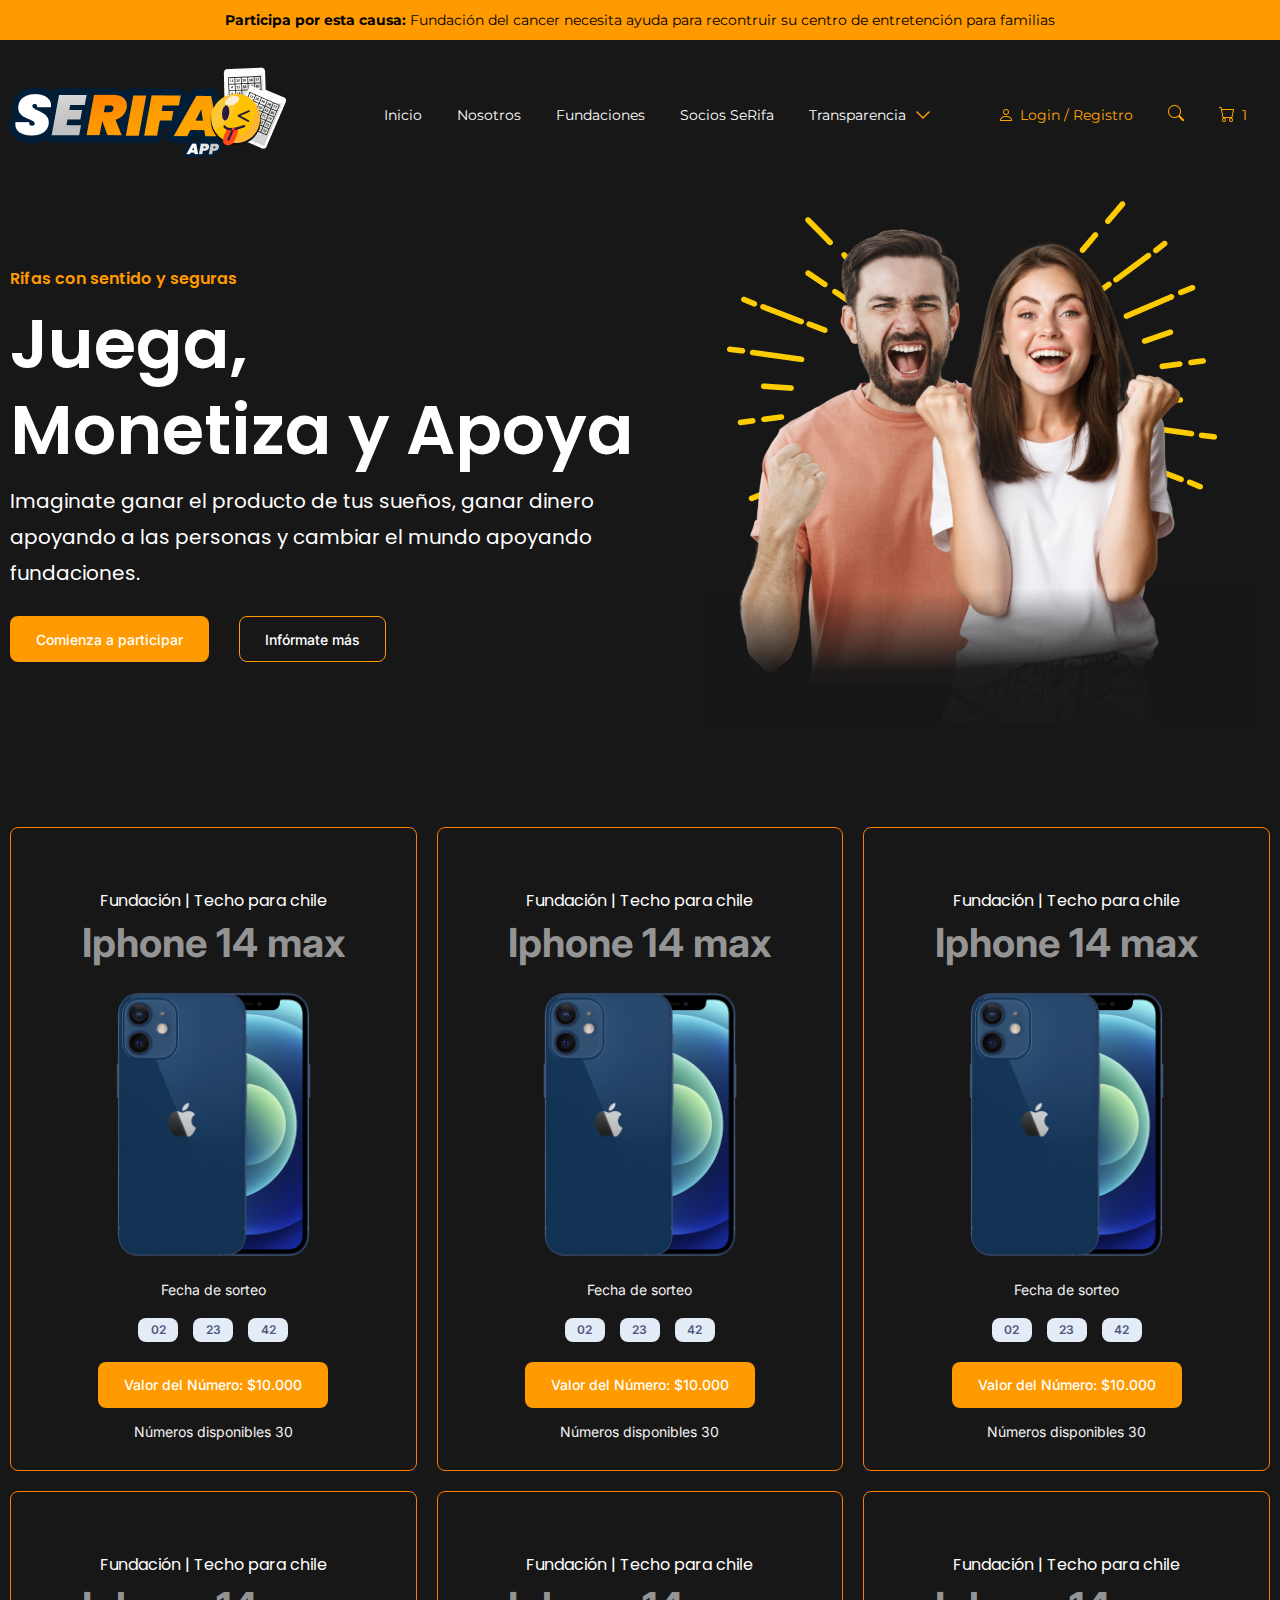
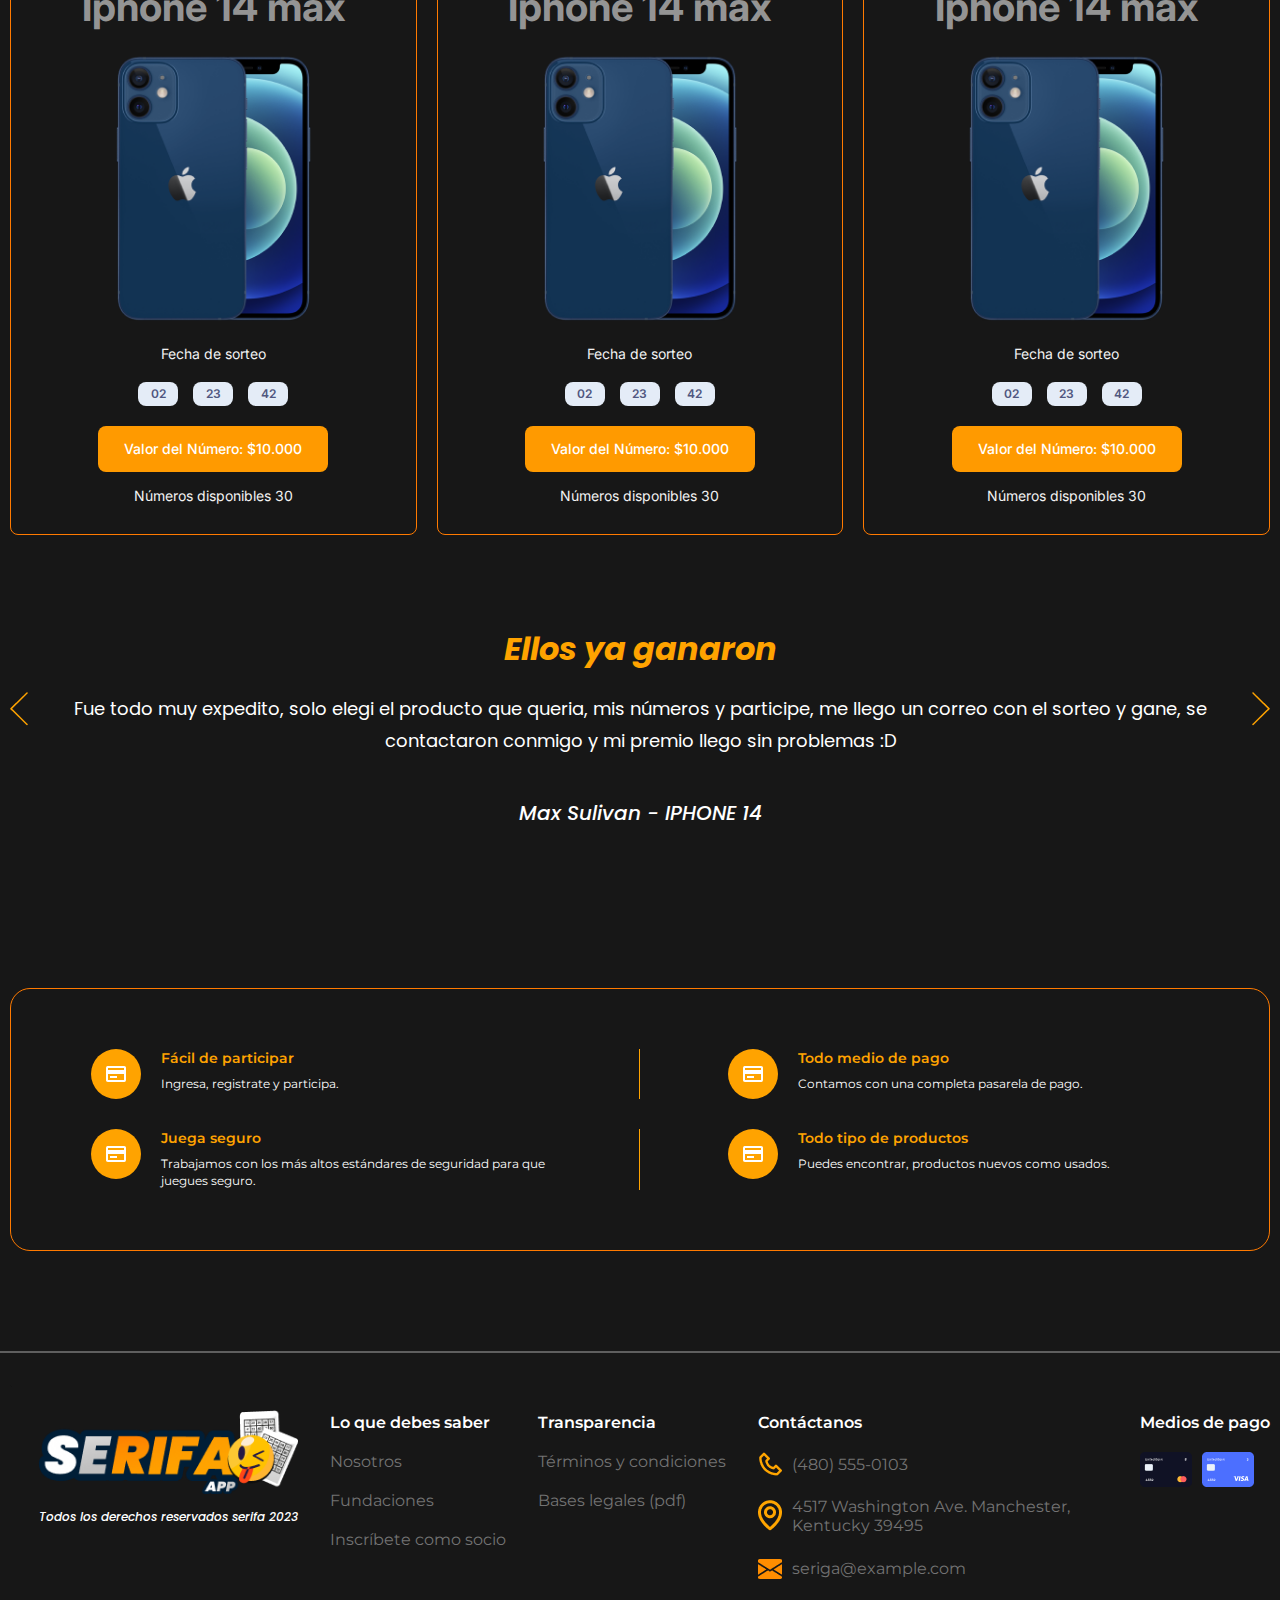
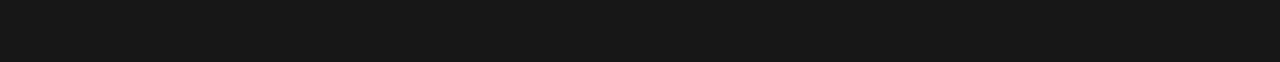
<file: index.html>
<!DOCTYPE html>
<html lang="en">
<head>
    <meta charset="UTF-8">
    <meta name="viewport" content="width=device-width, initial-scale=1.0">
    <title>Serifa</title>
    <link rel="stylesheet" href="css/components/styles.css">
</head>
<body>
    <header class="Header">
        <div class="Header__topbar">
            <div class="container">
                <div class="Header__topbar--text">
                    <p><strong>Participa por esta causa:</strong> Fundación del cancer necesita ayuda para recontruir su centro de entretención para familias </p>
                </div>
            </div>
        </div>
        <div class="Header__bottom">
            <div class="container">
                <div class="Header__bottom--container">
                    <div class="Header__bottom--logo">
                        <img src="./images/serifa-logo.png" alt="main-logo">
                    </div>
                    <div class="Header__bottom--navbar">
                        <ul>
                            <li><a href="/">Inicio</a></li>
                            <li><a href="/about.html">Nosotros</a></li>
                            <li><a href="/foundations.html">Fundaciones</a></li>
                            <li><a href="/bePartner.html">Socios SeRifa</a></li>
                            <li><a href="#">Transparencia <img src="./images/nav-arrow-down.png" alt=""></a></li>
                        </ul>
                    </div>
                    <div class="Header__bottom--actions">
                        <div class="Header__bottom--actions-action">
                            <a href="/login.html">
                                <img src="./images/profile-icon.png" alt="">
                                <span>Login / Registro</span>
                            </a>
                        </div>
                        <div class="Header__bottom--actions-action">
                            <img src="./images/search-icon.png" alt="">
                        </div>
                        <div class="Header__bottom--actions-action">
                            <a href="#">
                                <img src="./images/cart-icon.png" alt="">
                                <span>1</span>
                            </a>
                        </div>
                    </div>
                </div>
            </div>
        </div>
    </header>
    <div class="Content">
        <div class="Content__portada">
            <div class="container">
                <div class="Content__portada--container">
                    <div class="Content__portada--details">
                        <div class="Content__portada--details-slogan">
                            <p>Rifas con sentido y seguras</p>
                        </div>
                        <div class="Content__portada--details-title">
                            <h2>Juega, <br> Monetiza y Apoya</h2>
                        </div>
                        <div class="Content__portada--details-description">
                            <p>Imaginate ganar el producto de tus sueños, ganar dinero apoyando a las personas y cambiar el mundo apoyando fundaciones.</p>
                        </div>
                        <div class="Content__portada--details-buttons">
                            <button>Comienza a participar</button>
                            <button>Infórmate más</button>
                        </div>
                    </div>
                    <div class="Content__portada--banner">
                        <img src="./images/port-banner.png" alt="">
                    </div>
                </div>
            </div>
        </div>
        <div class="Content__raffles">
            <div class="container">
                <div class="Content__raffles--container">
                    <div class="Content__raffles--raffleCard">
                        <div class="Content__raffles--raffleCard-foundation">
                            <p>Fundación | Techo para chile</p>
                        </div>
                        <div class="Content__raffles--raffleCard-name">
                            <h4>Iphone 14 max</h4>
                        </div>
                        <div class="Content__raffles--raffleCard-image">
                            <img src="./images/raffle-image.png" alt="">
                        </div>
                        <div class="Content__raffles--raffleCard-date">
                            <p>Fecha de sorteo</p>
                        </div>
                        <div class="Content__raffles--raffleCard-numbers">
                            <div class="raffles__raffleCard--numbers-number">
                                <p>02</p>
                            </div>
                            <div class="raffles__raffleCard--numbers-number">
                                <p>23</p>
                            </div>
                            <div class="raffles__raffleCard--numbers-number">
                                <p>42</p>
                            </div>
                        </div>
                        <div class="Content__raffles--raffleCard-numAmount">
                            <p>Valor del Número: $10.000</p>
                        </div>
                        <div class="Content__raffles--raffleCard-availableNumbers">
                            <p>Números disponibles 30</p>
                        </div>
                    </div>
                    <div class="Content__raffles--raffleCard">
                        <div class="Content__raffles--raffleCard-foundation">
                            <p>Fundación | Techo para chile</p>
                        </div>
                        <div class="Content__raffles--raffleCard-name">
                            <h4>Iphone 14 max</h4>
                        </div>
                        <div class="Content__raffles--raffleCard-image">
                            <img src="./images/raffle-image.png" alt="">
                        </div>
                        <div class="Content__raffles--raffleCard-date">
                            <p>Fecha de sorteo</p>
                        </div>
                        <div class="Content__raffles--raffleCard-numbers">
                            <div class="raffles__raffleCard--numbers-number">
                                <p>02</p>
                            </div>
                            <div class="raffles__raffleCard--numbers-number">
                                <p>23</p>
                            </div>
                            <div class="raffles__raffleCard--numbers-number">
                                <p>42</p>
                            </div>
                        </div>
                        <div class="Content__raffles--raffleCard-numAmount">
                            <p>Valor del Número: $10.000</p>
                        </div>
                        <div class="Content__raffles--raffleCard-availableNumbers">
                            <p>Números disponibles 30</p>
                        </div>
                    </div>
                    <div class="Content__raffles--raffleCard">
                        <div class="Content__raffles--raffleCard-foundation">
                            <p>Fundación | Techo para chile</p>
                        </div>
                        <div class="Content__raffles--raffleCard-name">
                            <h4>Iphone 14 max</h4>
                        </div>
                        <div class="Content__raffles--raffleCard-image">
                            <img src="./images/raffle-image.png" alt="">
                        </div>
                        <div class="Content__raffles--raffleCard-date">
                            <p>Fecha de sorteo</p>
                        </div>
                        <div class="Content__raffles--raffleCard-numbers">
                            <div class="raffles__raffleCard--numbers-number">
                                <p>02</p>
                            </div>
                            <div class="raffles__raffleCard--numbers-number">
                                <p>23</p>
                            </div>
                            <div class="raffles__raffleCard--numbers-number">
                                <p>42</p>
                            </div>
                        </div>
                        <div class="Content__raffles--raffleCard-numAmount">
                            <p>Valor del Número: $10.000</p>
                        </div>
                        <div class="Content__raffles--raffleCard-availableNumbers">
                            <p>Números disponibles 30</p>
                        </div>
                    </div>
                    <div class="Content__raffles--raffleCard">
                        <div class="Content__raffles--raffleCard-foundation">
                            <p>Fundación | Techo para chile</p>
                        </div>
                        <div class="Content__raffles--raffleCard-name">
                            <h4>Iphone 14 max</h4>
                        </div>
                        <div class="Content__raffles--raffleCard-image">
                            <img src="./images/raffle-image.png" alt="">
                        </div>
                        <div class="Content__raffles--raffleCard-date">
                            <p>Fecha de sorteo</p>
                        </div>
                        <div class="Content__raffles--raffleCard-numbers">
                            <div class="raffles__raffleCard--numbers-number">
                                <p>02</p>
                            </div>
                            <div class="raffles__raffleCard--numbers-number">
                                <p>23</p>
                            </div>
                            <div class="raffles__raffleCard--numbers-number">
                                <p>42</p>
                            </div>
                        </div>
                        <div class="Content__raffles--raffleCard-numAmount">
                            <p>Valor del Número: $10.000</p>
                        </div>
                        <div class="Content__raffles--raffleCard-availableNumbers">
                            <p>Números disponibles 30</p>
                        </div>
                    </div>
                    <div class="Content__raffles--raffleCard">
                        <div class="Content__raffles--raffleCard-foundation">
                            <p>Fundación | Techo para chile</p>
                        </div>
                        <div class="Content__raffles--raffleCard-name">
                            <h4>Iphone 14 max</h4>
                        </div>
                        <div class="Content__raffles--raffleCard-image">
                            <img src="./images/raffle-image.png" alt="">
                        </div>
                        <div class="Content__raffles--raffleCard-date">
                            <p>Fecha de sorteo</p>
                        </div>
                        <div class="Content__raffles--raffleCard-numbers">
                            <div class="raffles__raffleCard--numbers-number">
                                <p>02</p>
                            </div>
                            <div class="raffles__raffleCard--numbers-number">
                                <p>23</p>
                            </div>
                            <div class="raffles__raffleCard--numbers-number">
                                <p>42</p>
                            </div>
                        </div>
                        <div class="Content__raffles--raffleCard-numAmount">
                            <p>Valor del Número: $10.000</p>
                        </div>
                        <div class="Content__raffles--raffleCard-availableNumbers">
                            <p>Números disponibles 30</p>
                        </div>
                    </div>
                    <div class="Content__raffles--raffleCard">
                        <div class="Content__raffles--raffleCard-foundation">
                            <p>Fundación | Techo para chile</p>
                        </div>
                        <div class="Content__raffles--raffleCard-name">
                            <h4>Iphone 14 max</h4>
                        </div>
                        <div class="Content__raffles--raffleCard-image">
                            <img src="./images/raffle-image.png" alt="">
                        </div>
                        <div class="Content__raffles--raffleCard-date">
                            <p>Fecha de sorteo</p>
                        </div>
                        <div class="Content__raffles--raffleCard-numbers">
                            <div class="raffles__raffleCard--numbers-number">
                                <p>02</p>
                            </div>
                            <div class="raffles__raffleCard--numbers-number">
                                <p>23</p>
                            </div>
                            <div class="raffles__raffleCard--numbers-number">
                                <p>42</p>
                            </div>
                        </div>
                        <div class="Content__raffles--raffleCard-numAmount">
                            <p>Valor del Número: $10.000</p>
                        </div>
                        <div class="Content__raffles--raffleCard-availableNumbers">
                            <p>Números disponibles 30</p>
                        </div>
                    </div>
                </div>
            </div>
        </div>
        <div class="Content__testimonials">
            <div class="container">
                <div class="Content__testimonials--container">
                    <div class="Content__testimonials--title">
                        <h2>Ellos ya ganaron</h2>
                    </div>
                    <div class="Content__testimonials--slider">
                        <div class="Content__testimonials--slide">
                            <div class="Content__testimonials--slide-text">
                                <p>Fue todo muy expedito, solo elegi el producto que queria, mis números y participe, me llego un correo con el sorteo y gane, se contactaron conmigo y mi premio llego sin problemas :D </p>
                            </div>
                            <div class="Content__testimonials--slide-name">
                                <h4>Max Sulivan - IPHONE 14</h4>
                            </div>
                        </div>
                    </div>
                    <div class="Content__testimonials--arrows">
                        <div class="Content__testimonials--arrows-leftArrow">
                            <img src="./images/left-arrow.png" alt="">
                        </div>
                        <div class="Content__testimonials--arrows-rightArrow">
                            <img src="./images/right-arrow.png" alt="">
                        </div>
                    </div>
                </div>
            </div>
        </div>
        <div class="Content__characteristics">
            <div class="container">
                <div class="Content__characteristics--container">
                    <div class="Content__characteristics--item">
                        <div class="Content__characteristics--icon">
                            <img src="./images/credit-card-icon.png" alt="">
                        </div>
                        <div class="Content__characteristics--details">
                            <div class="Content__characteristics--details-title">
                                <h4>Fácil de participar</h4>
                            </div>
                            <div class="Content__characteristics--details-description">
                                <p>Ingresa, registrate y participa.</p>
                            </div>
                        </div>
                    </div>
                    <div class="Content__characteristics--item">
                        <div class="Content__characteristics--icon">
                            <img src="./images/credit-card-icon.png" alt="">
                        </div>
                        <div class="Content__characteristics--details">
                            <div class="Content__characteristics--details-title">
                                <h4>Todo medio de pago</h4>
                            </div>
                            <div class="Content__characteristics--details-description">
                                <p>Contamos con una completa pasarela de pago.</p>
                            </div>
                        </div>
                    </div>
                    <div class="Content__characteristics--item">
                        <div class="Content__characteristics--icon">
                            <img src="./images/credit-card-icon.png" alt="">
                        </div>
                        <div class="Content__characteristics--details">
                            <div class="Content__characteristics--details-title">
                                <h4>Juega seguro</h4>
                            </div>
                            <div class="Content__characteristics--details-description">
                                <p>Trabajamos con los más altos estándares de seguridad para que juegues seguro.</p>
                            </div>
                        </div>
                    </div>
                    <div class="Content__characteristics--item">
                        <div class="Content__characteristics--icon">
                            <img src="./images/credit-card-icon.png" alt="">
                        </div>
                        <div class="Content__characteristics--details">
                            <div class="Content__characteristics--details-title">
                                <h4>Todo tipo de productos</h4>
                            </div>
                            <div class="Content__characteristics--details-description">
                                <p>Puedes encontrar, productos nuevos como usados.</p>
                            </div>
                        </div>
                    </div>
                </div>
            </div>
        </div>
    </div>
    <footer class="Footer">
        <div class="container">
            <div class="Footer__container">
                <div class="Footer__logo">
                    <img src="./images/serifa-logo.png" alt="">
                    <p>Todos los derechos reservados serifa 2023</p>
                </div>
                <div class="Footer__item">
                    <h4>Lo que debes saber</h4>
                    <ul>
                        <li><a href="#">Nosotros</a></li>
                        <li><a href="#">Fundaciones</a></li>
                        <li><a href="#">Inscríbete como socio</a></li>
                    </ul>
                </div>
                <div class="Footer__item">
                    <h4>Transparencia</h4>
                    <ul>
                        <li><a href="#">Términos y condiciones</a></li>
                        <li><a href="#">Bases legales (pdf)</a></li>
                    </ul>
                </div>
                <div class="Footer__item">
                    <h4>Contáctanos</h4>
                    <ul>
                        <li><a href="tel:+564805550103"><img src="./images/phone-icon.png" alt=""> (480) 555-0103</a></li>
                        <li><a href="#"><img src="./images/address-icon.png" alt=""> 4517 Washington Ave. Manchester, Kentucky 39495</a></li>
                        <li><a href="mailto:seriga@example.com"><img src="./images/envelope-icon.png" alt=""> seriga@example.com</a></li>
                    </ul>
                </div>
                <div class="Footer__item">
                    <h4>Medios de pago</h4>
                    <ul>
                        <li><img src="./images/mastercard.png" alt=""></li>
                        <li><img src="./images/visa.png" alt=""></li>
                    </ul>
                </div>
            </div>
        </div>
    </footer>
</body>
</html>
</file>
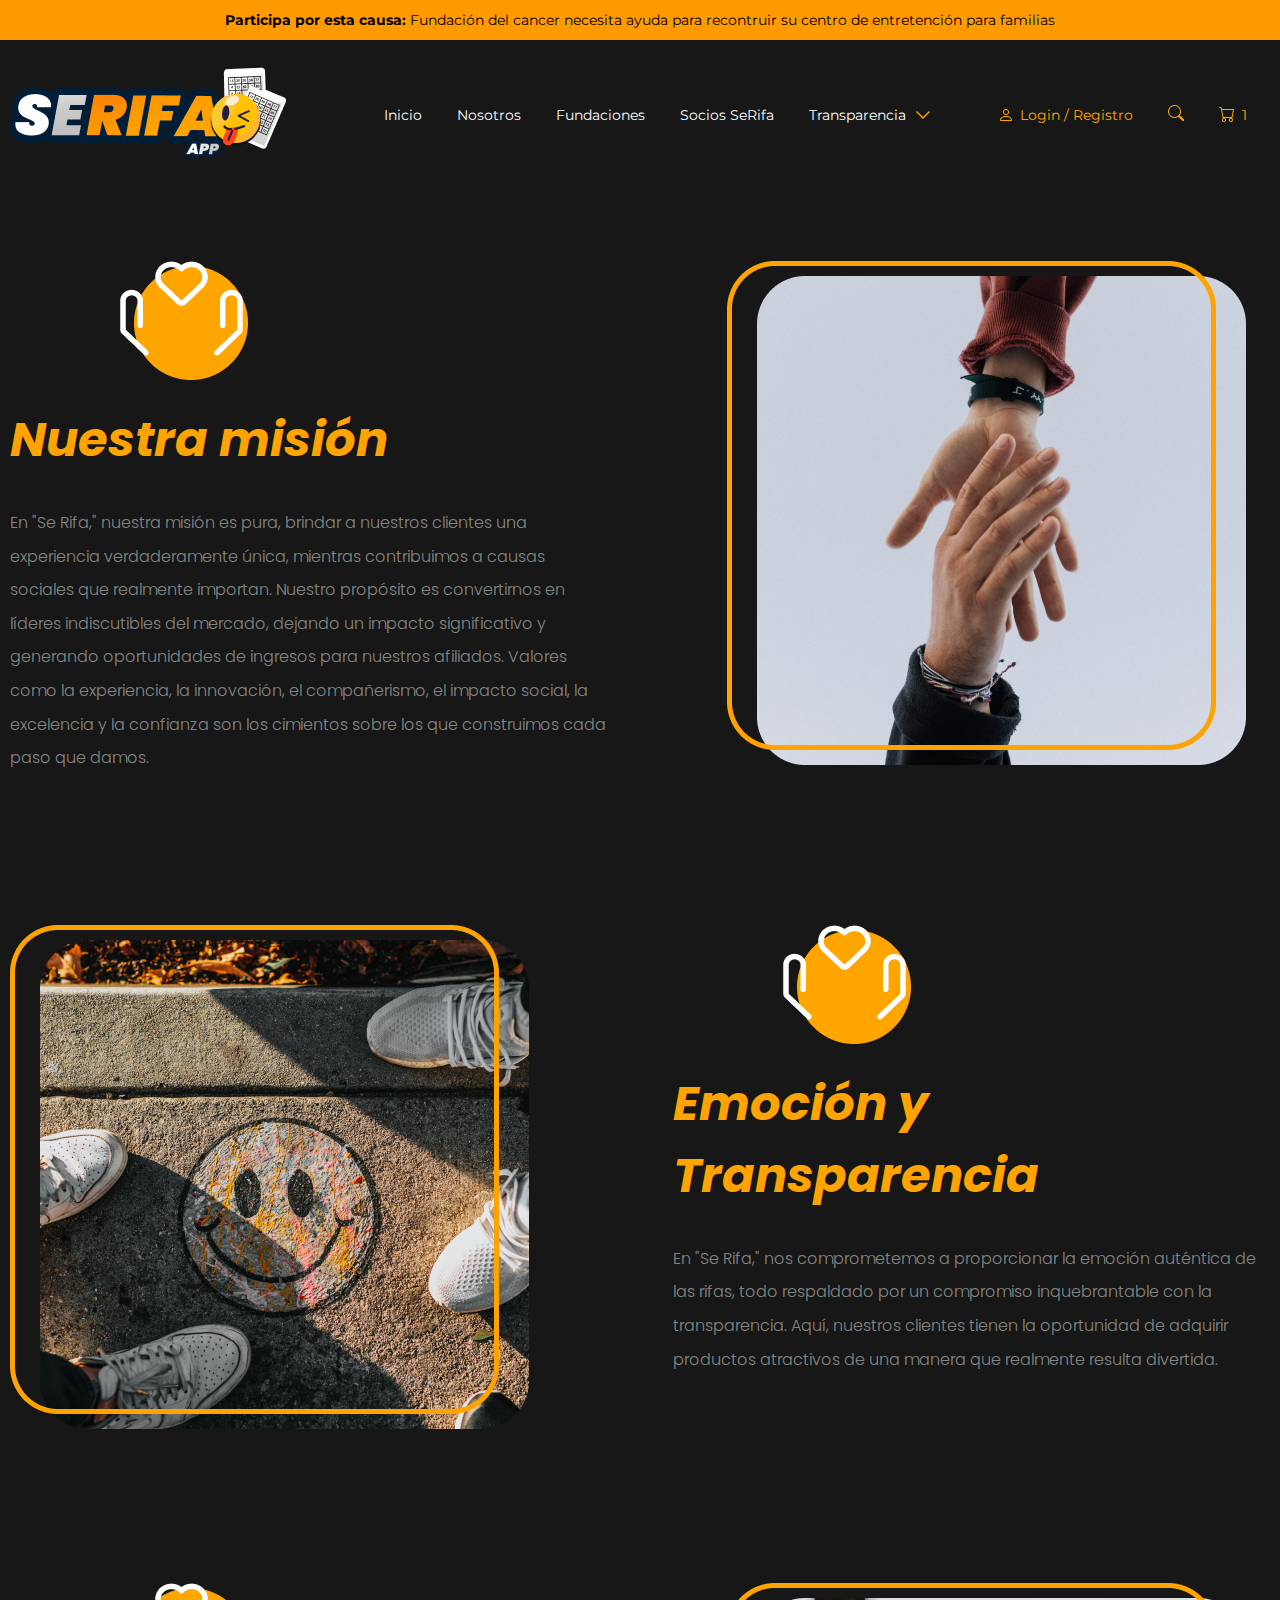
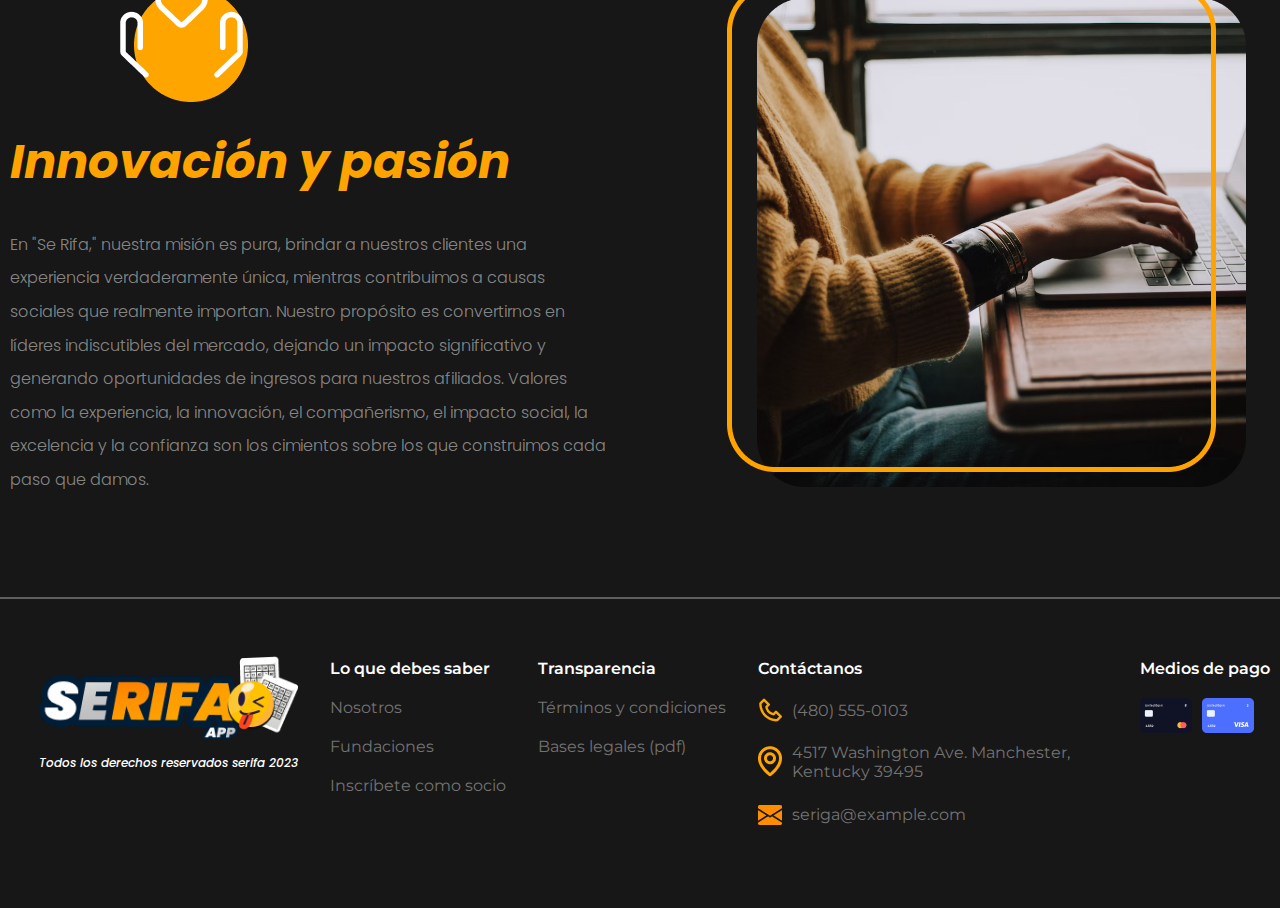
<file: about.html>
<!DOCTYPE html>
<html lang="en">
<head>
    <meta charset="UTF-8">
    <meta name="viewport" content="width=device-width, initial-scale=1.0">
    <title>Serifa</title>
    <link rel="stylesheet" href="css/components/styles.css">
</head>
<body>
    <header class="Header">
        <div class="Header__topbar">
            <div class="container">
                <div class="Header__topbar--text">
                    <p><strong>Participa por esta causa:</strong> Fundación del cancer necesita ayuda para recontruir su centro de entretención para familias </p>
                </div>
            </div>
        </div>
        <div class="Header__bottom">
            <div class="container">
                <div class="Header__bottom--container">
                    <div class="Header__bottom--logo">
                        <img src="./images/serifa-logo.png" alt="main-logo">
                    </div>
                    <div class="Header__bottom--navbar">
                        <ul>
                            <li><a href="/">Inicio</a></li>
                            <li><a href="/about.html">Nosotros</a></li>
                            <li><a href="/foundations.html">Fundaciones</a></li>
                            <li><a href="/bePartner.html">Socios SeRifa</a></li>
                            <li><a href="#">Transparencia <img src="./images/nav-arrow-down.png" alt=""></a></li>
                        </ul>
                    </div>
                    <div class="Header__bottom--actions">
                        <div class="Header__bottom--actions-action">
                            <a href="/login.html">
                                <img src="./images/profile-icon.png" alt="">
                                <span>Login / Registro</span>
                            </a>
                        </div>
                        <div class="Header__bottom--actions-action">
                            <img src="./images/search-icon.png" alt="">
                        </div>
                        <div class="Header__bottom--actions-action">
                            <a href="#">
                                <img src="./images/cart-icon.png" alt="">
                                <span>1</span>
                            </a>
                        </div>
                    </div>
                </div>
            </div>
        </div>
    </header>
    <div class="Content">
        <div class="Content__about">
            <div class="container">
                <div class="Content__about--container">
                    <div class="Content__about--item">
                        <div class="Content__about--item-details">
                            <div class="about__item--details-icon">
                                <img src="./images/about-icon.png" alt="">
                            </div>
                            <div class="about__item--details-title">
                                <h2>Nuestra misión</h2>
                            </div>
                            <div class="about__item--details-description">
                                <p>En "Se Rifa," nuestra misión es pura, brindar a nuestros clientes una experiencia verdaderamente única, mientras contribuimos a causas sociales que realmente importan. Nuestro propósito es convertirnos en líderes indiscutibles del mercado, dejando un impacto significativo y generando oportunidades de ingresos para nuestros afiliados. Valores como la experiencia, la innovación, el compañerismo, el impacto social, la excelencia y la confianza son los cimientos sobre los que construimos cada paso que damos.</p>
                            </div>
                        </div>
                        <div class="Content__about--item-banner">
                            <img src="./images/our-mission-banner.png" alt="">
                        </div>
                    </div>
                    <div class="Content__about--item">
                        <div class="Content__about--item-banner">
                            <img src="./images/emotion-transparency.png" alt="">
                        </div>
                        <div class="Content__about--item-details">
                            <div class="about__item--details-icon">
                                <img src="./images/about-icon.png" alt="">
                            </div>
                            <div class="about__item--details-title">
                                <h2>Emoción y Transparencia</h2>
                            </div>
                            <div class="about__item--details-description">
                                <p>En "Se Rifa," nos comprometemos a proporcionar la emoción auténtica de las rifas, todo respaldado por un compromiso inquebrantable con la transparencia. Aquí, nuestros clientes tienen la oportunidad de adquirir productos atractivos de una manera que realmente resulta divertida.</p>
                            </div>
                        </div>
                    </div>
                    <div class="Content__about--item">
                        <div class="Content__about--item-details">
                            <div class="about__item--details-icon">
                                <img src="./images/about-icon.png" alt="">
                            </div>
                            <div class="about__item--details-title">
                                <h2>Innovación y pasión</h2>
                            </div>
                            <div class="about__item--details-description">
                                <p>En "Se Rifa," nuestra misión es pura, brindar a nuestros clientes una experiencia verdaderamente única, mientras contribuimos a causas sociales que realmente importan. Nuestro propósito es convertirnos en líderes indiscutibles del mercado, dejando un impacto significativo y generando oportunidades de ingresos para nuestros afiliados. Valores como la experiencia, la innovación, el compañerismo, el impacto social, la excelencia y la confianza son los cimientos sobre los que construimos cada paso que damos.</p>
                            </div>
                        </div>
                        <div class="Content__about--item-banner">
                            <img src="./images/innovation-pasion.png" alt="">
                        </div>
                    </div>
                </div>
            </div>
        </div>
    </div>
    <footer class="Footer">
        <div class="container">
            <div class="Footer__container">
                <div class="Footer__logo">
                    <img src="./images/serifa-logo.png" alt="">
                    <p>Todos los derechos reservados serifa 2023</p>
                </div>
                <div class="Footer__item">
                    <h4>Lo que debes saber</h4>
                    <ul>
                        <li><a href="#">Nosotros</a></li>
                        <li><a href="#">Fundaciones</a></li>
                        <li><a href="#">Inscríbete como socio</a></li>
                    </ul>
                </div>
                <div class="Footer__item">
                    <h4>Transparencia</h4>
                    <ul>
                        <li><a href="#">Términos y condiciones</a></li>
                        <li><a href="#">Bases legales (pdf)</a></li>
                    </ul>
                </div>
                <div class="Footer__item">
                    <h4>Contáctanos</h4>
                    <ul>
                        <li><a href="tel:+564805550103"><img src="./images/phone-icon.png" alt=""> (480) 555-0103</a></li>
                        <li><a href="#"><img src="./images/address-icon.png" alt=""> 4517 Washington Ave. Manchester, Kentucky 39495</a></li>
                        <li><a href="mailto:seriga@example.com"><img src="./images/envelope-icon.png" alt=""> seriga@example.com</a></li>
                    </ul>
                </div>
                <div class="Footer__item">
                    <h4>Medios de pago</h4>
                    <ul>
                        <li><img src="./images/mastercard.png" alt=""></li>
                        <li><img src="./images/visa.png" alt=""></li>
                    </ul>
                </div>
            </div>
        </div>
    </footer>
</body>
</html>
</file>
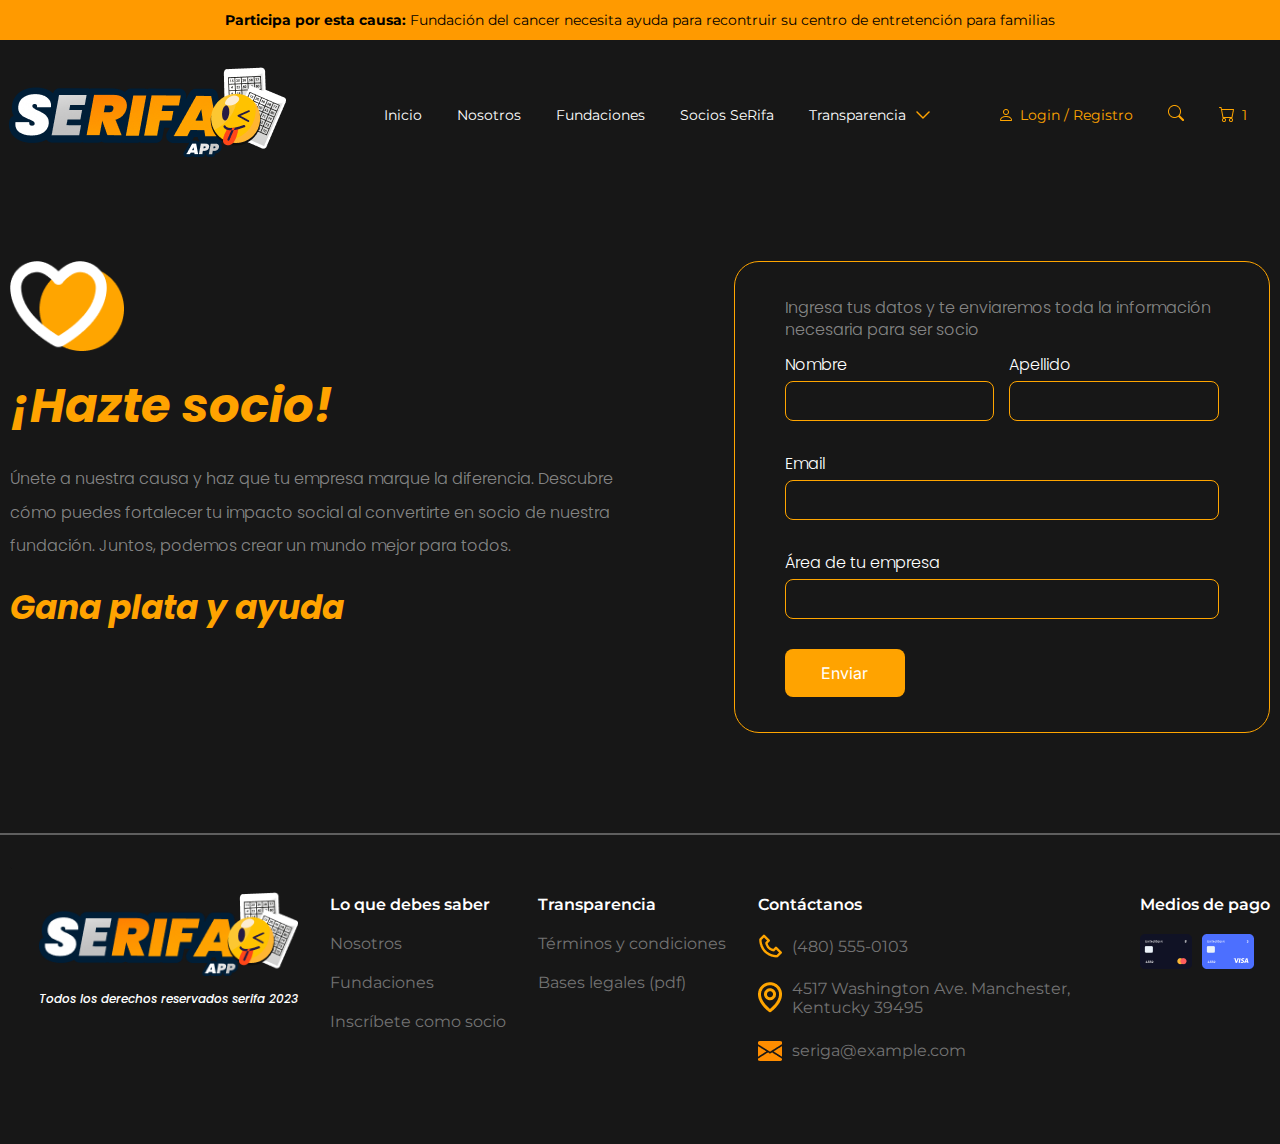
<file: bePartner.html>
<!DOCTYPE html>
<html lang="en">
<head>
    <meta charset="UTF-8">
    <meta name="viewport" content="width=device-width, initial-scale=1.0">
    <title>Serifa</title>
    <link rel="stylesheet" href="css/components/styles.css">
</head>
<body>
    <header class="Header">
        <div class="Header__topbar">
            <div class="container">
                <div class="Header__topbar--text">
                    <p><strong>Participa por esta causa:</strong> Fundación del cancer necesita ayuda para recontruir su centro de entretención para familias </p>
                </div>
            </div>
        </div>
        <div class="Header__bottom">
            <div class="container">
                <div class="Header__bottom--container">
                    <div class="Header__bottom--logo">
                        <img src="./images/serifa-logo.png" alt="main-logo">
                    </div>
                    <div class="Header__bottom--navbar">
                        <ul>
                            <li><a href="/">Inicio</a></li>
                            <li><a href="/about.html">Nosotros</a></li>
                            <li><a href="/foundations.html">Fundaciones</a></li>
                            <li><a href="/bePartner.html">Socios SeRifa</a></li>
                            <li><a href="#">Transparencia <img src="./images/nav-arrow-down.png" alt=""></a></li>
                        </ul>
                    </div>
                    <div class="Header__bottom--actions">
                        <div class="Header__bottom--actions-action">
                            <a href="/login.html">
                                <img src="./images/profile-icon.png" alt="">
                                <span>Login / Registro</span>
                            </a>
                        </div>
                        <div class="Header__bottom--actions-action">
                            <img src="./images/search-icon.png" alt="">
                        </div>
                        <div class="Header__bottom--actions-action">
                            <a href="#">
                                <img src="./images/cart-icon.png" alt="">
                                <span>1</span>
                            </a>
                        </div>
                    </div>
                </div>
            </div>
        </div>
    </header>
    <div class="Content">
        <div class="Content__bePartner">
            <div class="container">
                <div class="Content__bePartner--container">
                    <div class="Content__bePartner--left">
                        <div class="Content__bePartner--icon">
                            <img src="./images/heart-circle.png" alt="">
                        </div>
                        <div class="Content__bePartner--title">
                            <h2>¡Hazte socio!</h2>
                        </div>
                        <div class="Content__bePartner--description">
                            <p>Únete a nuestra causa y haz que tu empresa marque la diferencia. Descubre cómo puedes fortalecer tu impacto social al convertirte en socio de nuestra fundación. Juntos, podemos crear un mundo mejor para todos.</p>
                        </div>
                        <div class="Content__bePartner--slogan">
                            <h4>Gana plata y ayuda</h4>
                        </div>
                    </div>
                    <div class="Content__bePartner--form">
                        <form action="">
                            <div class="Content__bePartner--form-text">
                                <p>Ingresa tus datos  y te enviaremos toda la información necesaria para ser socio</p>
                            </div>
                            <div class="Content__bePartner--form-inputField">
                                <div class="Content__bePartner--form-inputContainer">
                                    <label for="name">Nombre</label>
                                    <input type="text" name="name" id="name">
                                </div>
                                <div class="Content__bePartner--form-inputContainer">
                                    <label for="lastName">Apellido</label>
                                    <input type="text" name="lastName" id="lastName">
                                </div>
                            </div>
                            <div class="Content__bePartner--form-inputContainer">
                                <label for="email">Email</label>
                                <input type="email" name="email" id="email">
                            </div>
                            <div class="Content__bePartner--form-inputContainer">
                                <label for="bussinesArea">Área de tu empresa</label>
                                <input type="text" name="bussinesArea" id="bussinesArea">
                            </div>
                            <div class="Content__bePartner--form-button">
                                <button>Enviar</button>
                            </div>
                        </form>
                    </div>
                </div>
            </div>
        </div>
    </div>
    <footer class="Footer">
        <div class="container">
            <div class="Footer__container">
                <div class="Footer__logo">
                    <img src="./images/serifa-logo.png" alt="">
                    <p>Todos los derechos reservados serifa 2023</p>
                </div>
                <div class="Footer__item">
                    <h4>Lo que debes saber</h4>
                    <ul>
                        <li><a href="#">Nosotros</a></li>
                        <li><a href="#">Fundaciones</a></li>
                        <li><a href="#">Inscríbete como socio</a></li>
                    </ul>
                </div>
                <div class="Footer__item">
                    <h4>Transparencia</h4>
                    <ul>
                        <li><a href="#">Términos y condiciones</a></li>
                        <li><a href="#">Bases legales (pdf)</a></li>
                    </ul>
                </div>
                <div class="Footer__item">
                    <h4>Contáctanos</h4>
                    <ul>
                        <li><a href="tel:+564805550103"><img src="./images/phone-icon.png" alt=""> (480) 555-0103</a></li>
                        <li><a href="#"><img src="./images/address-icon.png" alt=""> 4517 Washington Ave. Manchester, Kentucky 39495</a></li>
                        <li><a href="mailto:seriga@example.com"><img src="./images/envelope-icon.png" alt=""> seriga@example.com</a></li>
                    </ul>
                </div>
                <div class="Footer__item">
                    <h4>Medios de pago</h4>
                    <ul>
                        <li><img src="./images/mastercard.png" alt=""></li>
                        <li><img src="./images/visa.png" alt=""></li>
                    </ul>
                </div>
            </div>
        </div>
    </footer>
</body>
</html>
</file>
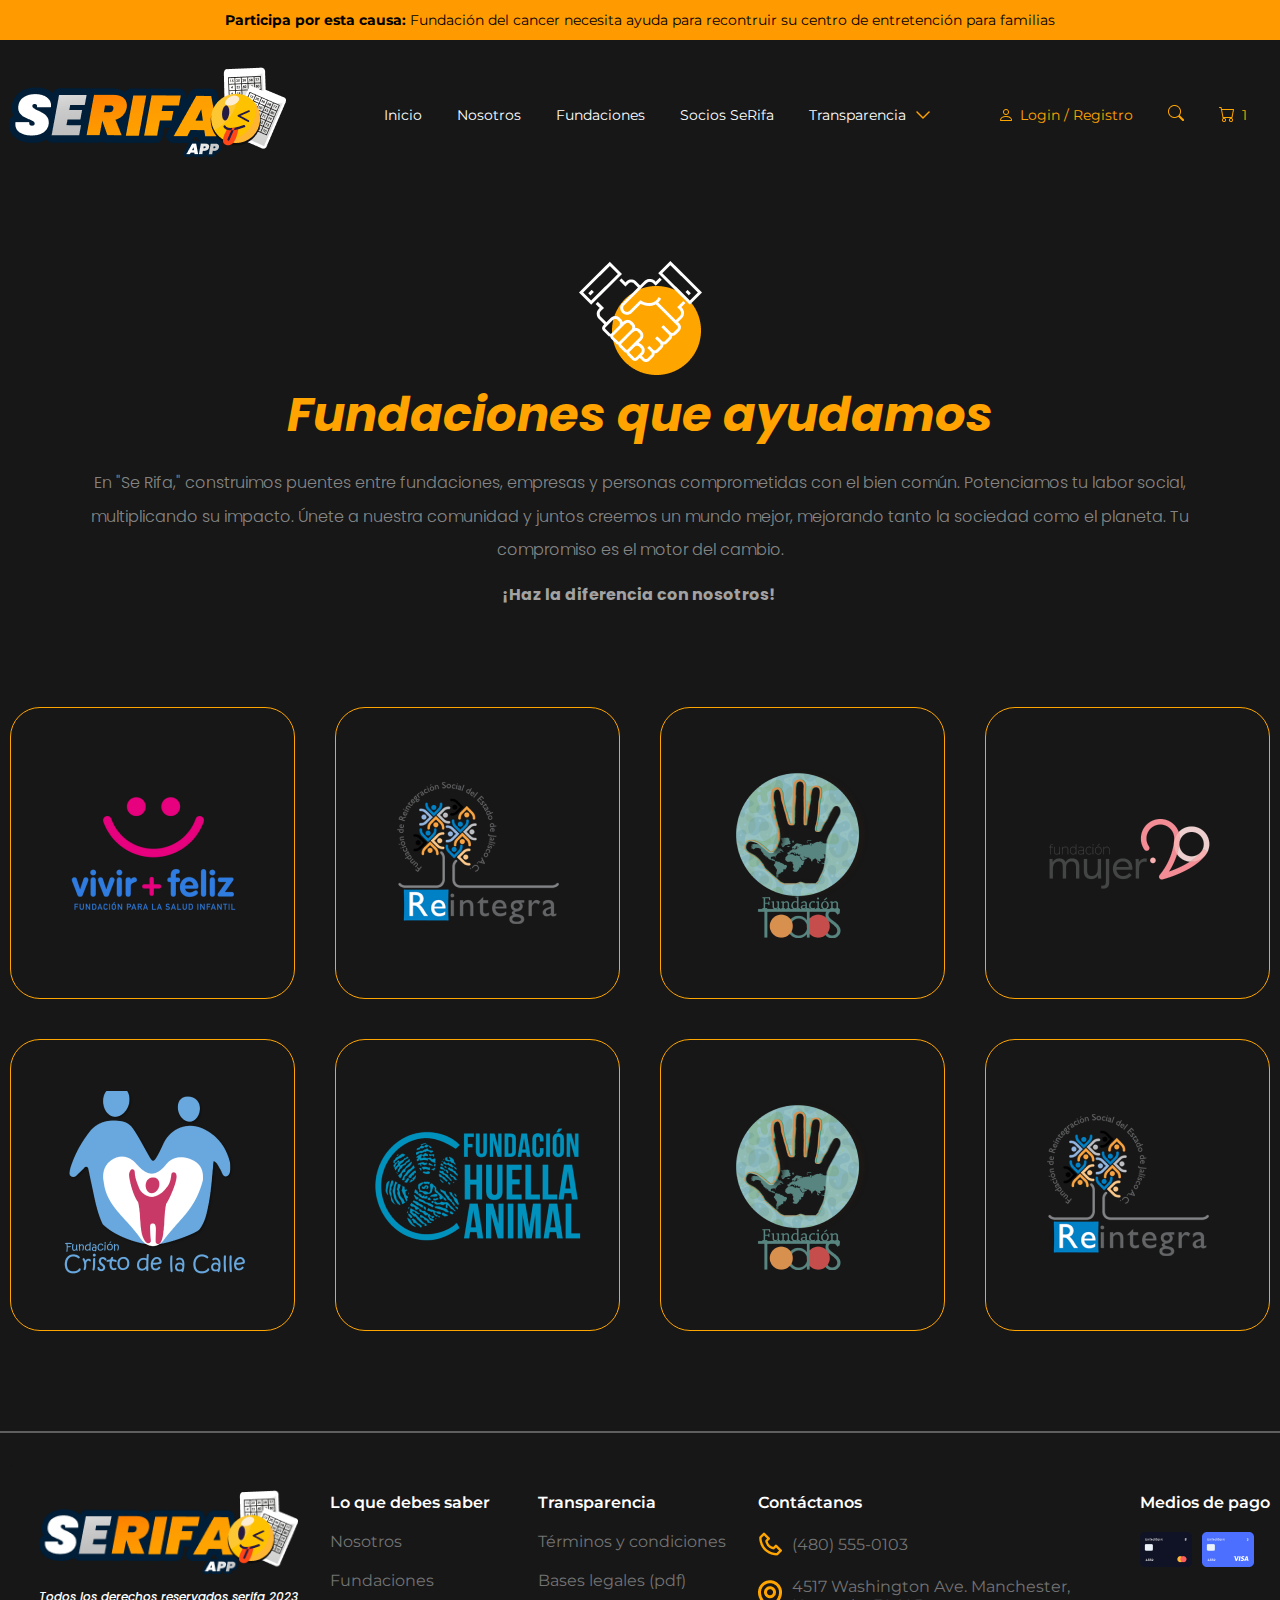
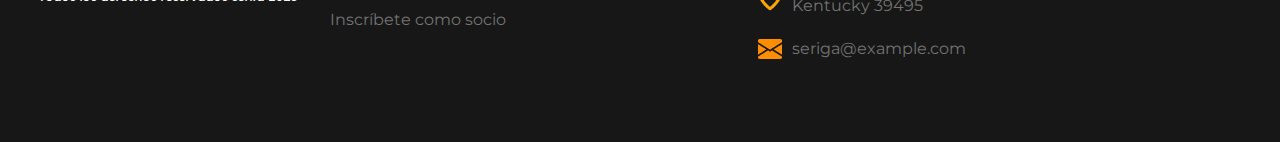
<file: foundations.html>
<!DOCTYPE html>
<html lang="en">
<head>
    <meta charset="UTF-8">
    <meta name="viewport" content="width=device-width, initial-scale=1.0">
    <title>Serifa</title>
    <link rel="stylesheet" href="css/components/styles.css">
</head>
<body>
    <header class="Header">
        <div class="Header__topbar">
            <div class="container">
                <div class="Header__topbar--text">
                    <p><strong>Participa por esta causa:</strong> Fundación del cancer necesita ayuda para recontruir su centro de entretención para familias </p>
                </div>
            </div>
        </div>
        <div class="Header__bottom">
            <div class="container">
                <div class="Header__bottom--container">
                    <div class="Header__bottom--logo">
                        <img src="./images/serifa-logo.png" alt="main-logo">
                    </div>
                    <div class="Header__bottom--navbar">
                        <ul>
                            <li><a href="/">Inicio</a></li>
                            <li><a href="/about.html">Nosotros</a></li>
                            <li><a href="/foundations.html">Fundaciones</a></li>
                            <li><a href="/bePartner.html">Socios SeRifa</a></li>
                            <li><a href="#">Transparencia <img src="./images/nav-arrow-down.png" alt=""></a></li>
                        </ul>
                    </div>
                    <div class="Header__bottom--actions">
                        <div class="Header__bottom--actions-action">
                            <a href="/login.html">
                                <img src="./images/profile-icon.png" alt="">
                                <span>Login / Registro</span>
                            </a>
                        </div>
                        <div class="Header__bottom--actions-action">
                            <img src="./images/search-icon.png" alt="">
                        </div>
                        <div class="Header__bottom--actions-action">
                            <a href="#">
                                <img src="./images/cart-icon.png" alt="">
                                <span>1</span>
                            </a>
                        </div>
                    </div>
                </div>
            </div>
        </div>
    </header>
    <div class="Content">
        <div class="Content__foundations">
            <div class="container">
                <div class="Content__foundations--heading">
                    <div class="Content__foundations--heading-icon">
                        <img src="./images/foundations-icon.png" alt="">
                    </div>
                    <div class="Content__foundations--heading-title">
                        <h2>Fundaciones que ayudamos</h2>
                    </div>
                    <div class="Content__foundations--heading-description">
                        <p>En "Se Rifa," construimos puentes entre fundaciones, empresas y personas comprometidas con el bien común. Potenciamos tu labor social, multiplicando su impacto. Únete a nuestra comunidad y juntos creemos un mundo mejor, mejorando tanto la sociedad como el planeta. Tu compromiso es el motor del cambio.</p>
                    </div>
                    <div class="Content__foundations--heading-slogan">
                        <p>¡Haz la diferencia con nosotros! </p>
                    </div>
                </div>
                <div class="Content__foundations--slider">
                    <div class="Content__foundations--slider-slide">
                        <img src="./images/vivir-feliz.png" alt="">
                    </div>
                    <div class="Content__foundations--slider-slide">
                        <img src="./images/reintegra.png" alt="">
                    </div>
                    <div class="Content__foundations--slider-slide">
                        <img src="./images/todos.png" alt="">
                    </div>
                    <div class="Content__foundations--slider-slide">
                        <img src="./images/mujer.png" alt="">
                    </div>
                    <div class="Content__foundations--slider-slide">
                        <img src="./images/cristo-de-la-calle.png" alt="">
                    </div>
                    <div class="Content__foundations--slider-slide">
                        <img src="./images/huella-animal.png" alt="">
                    </div>
                    <div class="Content__foundations--slider-slide">
                        <img src="./images/todos.png" alt="">
                    </div>
                    <div class="Content__foundations--slider-slide">
                        <img src="./images/reintegra.png" alt="">
                    </div>
                </div>
            </div>
        </div>
    </div>
    <footer class="Footer">
        <div class="container">
            <div class="Footer__container">
                <div class="Footer__logo">
                    <img src="./images/serifa-logo.png" alt="">
                    <p>Todos los derechos reservados serifa 2023</p>
                </div>
                <div class="Footer__item">
                    <h4>Lo que debes saber</h4>
                    <ul>
                        <li><a href="#">Nosotros</a></li>
                        <li><a href="#">Fundaciones</a></li>
                        <li><a href="#">Inscríbete como socio</a></li>
                    </ul>
                </div>
                <div class="Footer__item">
                    <h4>Transparencia</h4>
                    <ul>
                        <li><a href="#">Términos y condiciones</a></li>
                        <li><a href="#">Bases legales (pdf)</a></li>
                    </ul>
                </div>
                <div class="Footer__item">
                    <h4>Contáctanos</h4>
                    <ul>
                        <li><a href="tel:+564805550103"><img src="./images/phone-icon.png" alt=""> (480) 555-0103</a></li>
                        <li><a href="#"><img src="./images/address-icon.png" alt=""> 4517 Washington Ave. Manchester, Kentucky 39495</a></li>
                        <li><a href="mailto:seriga@example.com"><img src="./images/envelope-icon.png" alt=""> seriga@example.com</a></li>
                    </ul>
                </div>
                <div class="Footer__item">
                    <h4>Medios de pago</h4>
                    <ul>
                        <li><img src="./images/mastercard.png" alt=""></li>
                        <li><img src="./images/visa.png" alt=""></li>
                    </ul>
                </div>
            </div>
        </div>
    </footer>
</body>
</html>
</file>
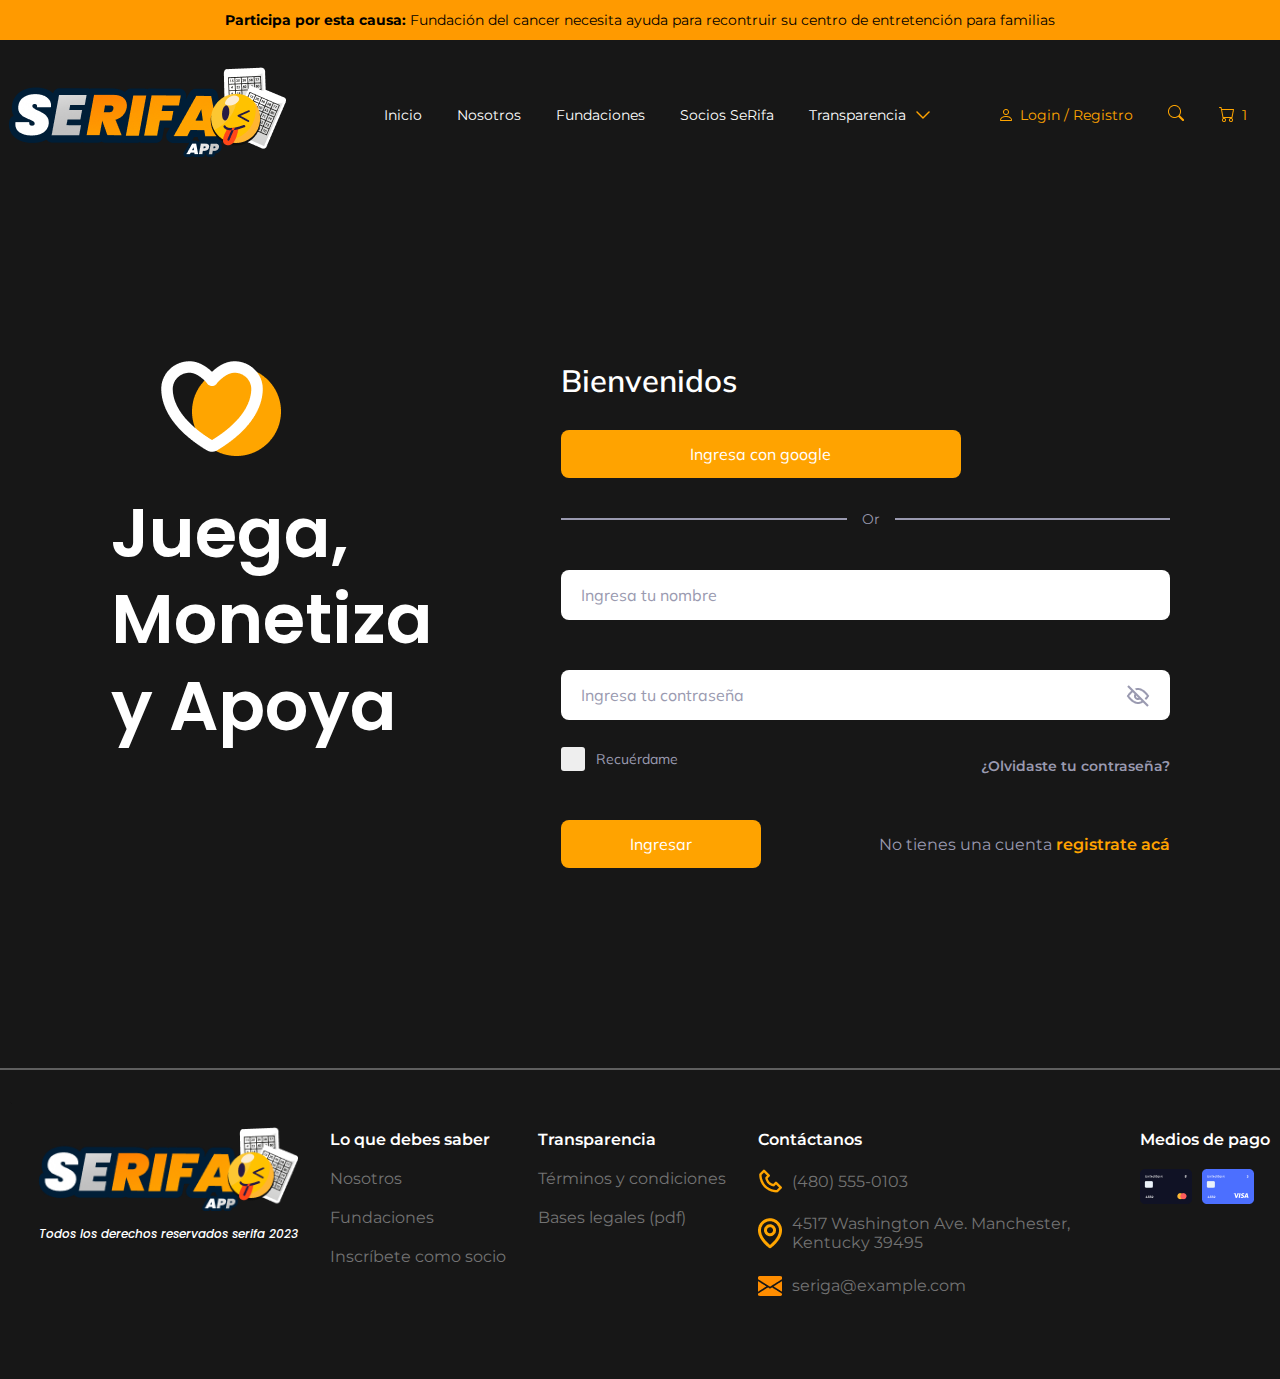
<file: login.html>
<!DOCTYPE html>
<html lang="en">
<head>
    <meta charset="UTF-8">
    <meta name="viewport" content="width=device-width, initial-scale=1.0">
    <title>Login</title>
    <link rel="stylesheet" href="css/components/styles.css">
</head>
<body>
    <header class="Header">
        <div class="Header__topbar">
            <div class="container">
                <div class="Header__topbar--text">
                    <p><strong>Participa por esta causa:</strong> Fundación del cancer necesita ayuda para recontruir su centro de entretención para familias </p>
                </div>
            </div>
        </div>
        <div class="Header__bottom">
            <div class="container">
                <div class="Header__bottom--container">
                    <div class="Header__bottom--logo">
                        <img src="./images/serifa-logo.png" alt="main-logo">
                    </div>
                    <div class="Header__bottom--navbar">
                        <ul>
                            <li><a href="/">Inicio</a></li>
                            <li><a href="/about.html">Nosotros</a></li>
                            <li><a href="/foundations.html">Fundaciones</a></li>
                            <li><a href="/bePartner.html">Socios SeRifa</a></li>
                            <li><a href="#">Transparencia <img src="./images/nav-arrow-down.png" alt=""></a></li>
                        </ul>
                    </div>
                    <div class="Header__bottom--actions">
                        <div class="Header__bottom--actions-action">
                            <a href="/login.html">
                                <img src="./images/profile-icon.png" alt="">
                                <span>Login / Registro</span>
                            </a>
                        </div>
                        <div class="Header__bottom--actions-action">
                            <img src="./images/search-icon.png" alt="">
                        </div>
                        <div class="Header__bottom--actions-action">
                            <a href="#">
                                <img src="./images/cart-icon.png" alt="">
                                <span>1</span>
                            </a>
                        </div>
                    </div>
                </div>
            </div>
        </div>
    </header>
    <div class="Content">
        <div class="Content__login">
            <div class="container">
                <div class="Content__login--container">
                    <div class="Content__login--left">
                        <div class="Content__login--left-icon">
                            <img src="./images/heart-circle.png" alt="">
                        </div>
                        <div class="Content__login--left-title">
                            <h2>Juega, <br> Monetiza <br> y Apoya</h2>
                        </div>
                    </div>
                    <div class="Content__login--form">
                        <div class="Content__login--title">
                            <h2>Bienvenidos</h2>
                        </div>
                        <div class="Content__login--button">
                            <button>Ingresa con google</button>
                        </div>
                        <div class="Content__login--separator">
                            <p>Or</p>
                        </div>
                        <div class="Content__login--input">
                            <input type="text" name="name" id="name" placeholder="Ingresa tu nombre">
                        </div>
                        <div class="Content__login--input" style="margin-bottom: 30px;">
                            <input type="password" name="password" id="password" placeholder="Ingresa tu contraseña">
                            <img src="./images/eye-no.png" alt="">
                        </div>
                        <div class="Content__login--rememberMe">
                            <div class="Content__login--rememberMe-input">
                                <label for="rememberMe" class="checkContainer">Recuérdame
                                    <input type="checkbox" name="rememberMe" id="rememberMe">
                                    <span class="checkmark"></span>
                                </label>
                            </div>
                            <div class="Content__login--rememberMe-forgotPassword">
                                <a href="#">¿Olvidaste tu contraseña?</a>
                            </div>
                        </div>
                        <div class="Content__login--bottom">
                            <div class="Content__login--bottom-button">
                                <button>Ingresar</button>
                            </div>
                            <div class="Content__login--bottom-createAccount">
                                <p>No tienes una cuenta <a href="/register.html">registrate acá</a></p>
                            </div>
                        </div>
                    </div>
                </div>
            </div>
        </div>
    </div>
    <footer class="Footer">
        <div class="container">
            <div class="Footer__container">
                <div class="Footer__logo">
                    <img src="./images/serifa-logo.png" alt="">
                    <p>Todos los derechos reservados serifa 2023</p>
                </div>
                <div class="Footer__item">
                    <h4>Lo que debes saber</h4>
                    <ul>
                        <li><a href="#">Nosotros</a></li>
                        <li><a href="#">Fundaciones</a></li>
                        <li><a href="#">Inscríbete como socio</a></li>
                    </ul>
                </div>
                <div class="Footer__item">
                    <h4>Transparencia</h4>
                    <ul>
                        <li><a href="#">Términos y condiciones</a></li>
                        <li><a href="#">Bases legales (pdf)</a></li>
                    </ul>
                </div>
                <div class="Footer__item">
                    <h4>Contáctanos</h4>
                    <ul>
                        <li><a href="tel:+564805550103"><img src="./images/phone-icon.png" alt=""> (480) 555-0103</a></li>
                        <li><a href="#"><img src="./images/address-icon.png" alt=""> 4517 Washington Ave. Manchester, Kentucky 39495</a></li>
                        <li><a href="mailto:seriga@example.com"><img src="./images/envelope-icon.png" alt=""> seriga@example.com</a></li>
                    </ul>
                </div>
                <div class="Footer__item">
                    <h4>Medios de pago</h4>
                    <ul>
                        <li><img src="./images/mastercard.png" alt=""></li>
                        <li><img src="./images/visa.png" alt=""></li>
                    </ul>
                </div>
            </div>
        </div>
    </footer>
</body>
</html>
</file>
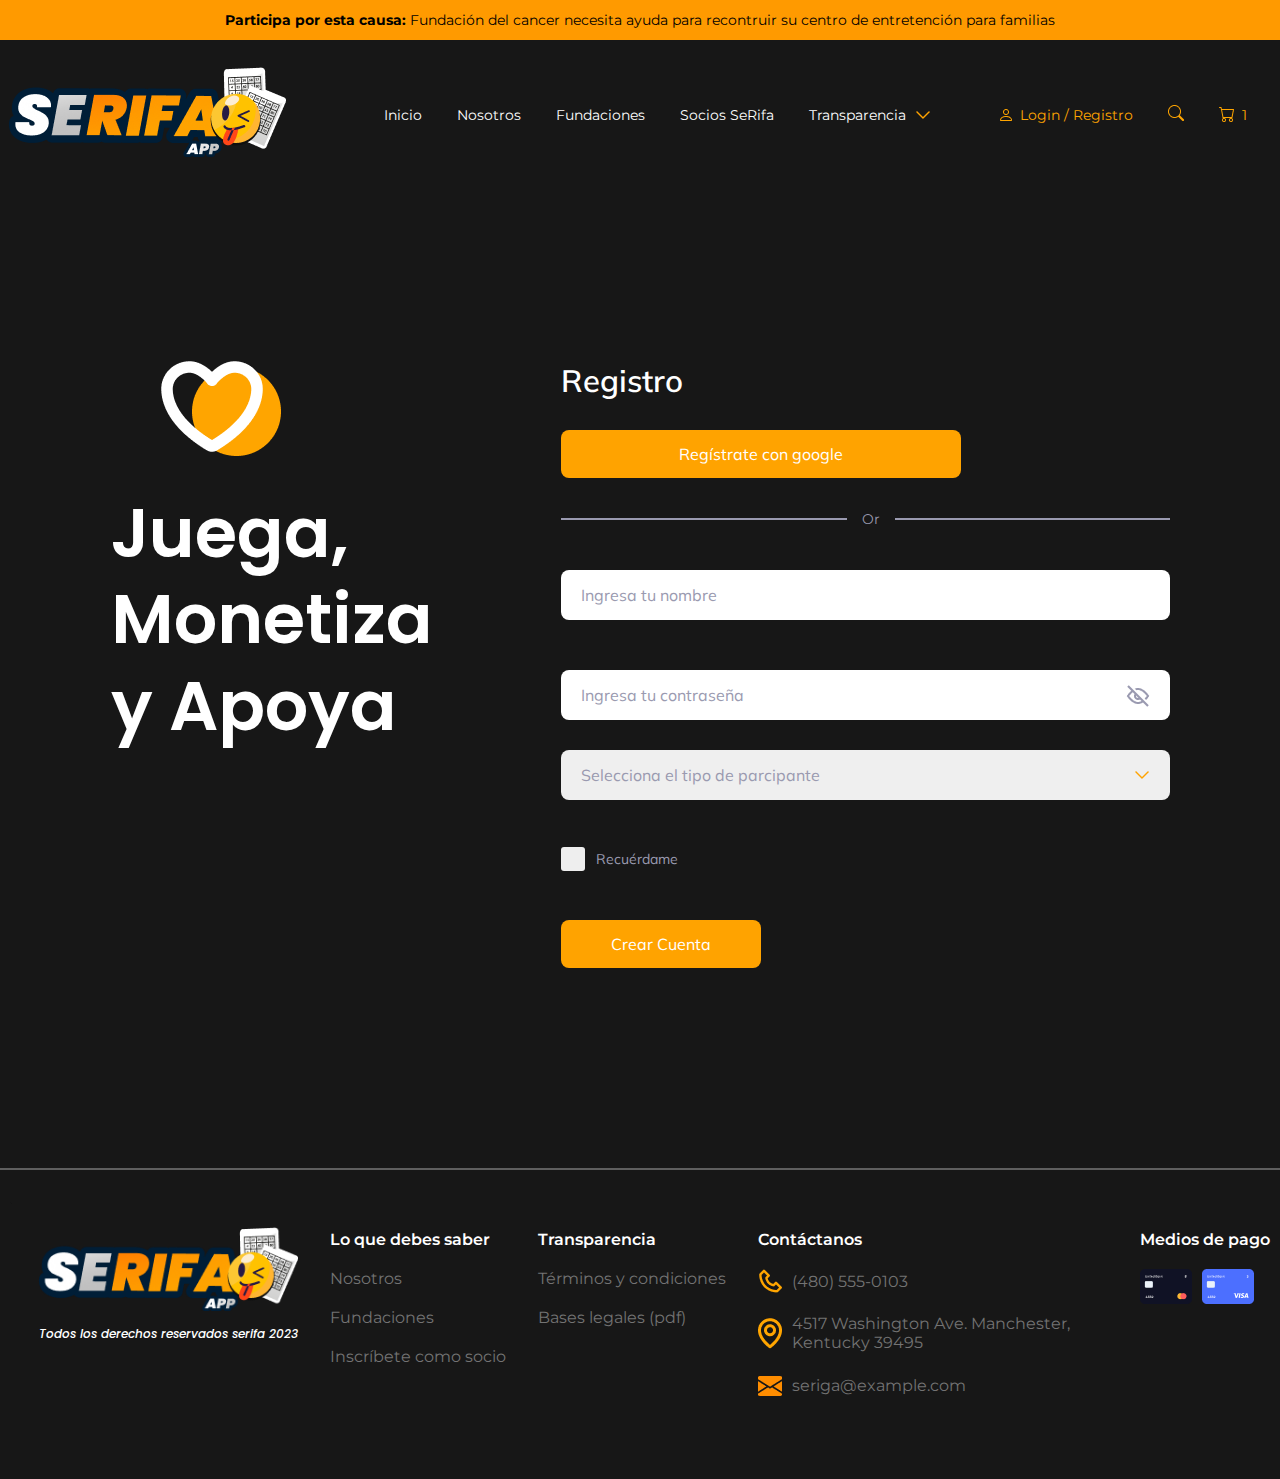
<file: register.html>
<!DOCTYPE html>
<html lang="en">
<head>
    <meta charset="UTF-8">
    <meta name="viewport" content="width=device-width, initial-scale=1.0">
    <title>Registro</title>
    <link rel="stylesheet" href="css/components/styles.css">
</head>
<body>
    <header class="Header">
        <div class="Header__topbar">
            <div class="container">
                <div class="Header__topbar--text">
                    <p><strong>Participa por esta causa:</strong> Fundación del cancer necesita ayuda para recontruir su centro de entretención para familias </p>
                </div>
            </div>
        </div>
        <div class="Header__bottom">
            <div class="container">
                <div class="Header__bottom--container">
                    <div class="Header__bottom--logo">
                        <img src="./images/serifa-logo.png" alt="main-logo">
                    </div>
                    <div class="Header__bottom--navbar">
                        <ul>
                            <li><a href="/">Inicio</a></li>
                            <li><a href="/about.html">Nosotros</a></li>
                            <li><a href="/foundations.html">Fundaciones</a></li>
                            <li><a href="/bePartner.html">Socios SeRifa</a></li>
                            <li><a href="#">Transparencia <img src="./images/nav-arrow-down.png" alt=""></a></li>
                        </ul>
                    </div>
                    <div class="Header__bottom--actions">
                        <div class="Header__bottom--actions-action">
                            <a href="/login.html">
                                <img src="./images/profile-icon.png" alt="">
                                <span>Login / Registro</span>
                            </a>
                        </div>
                        <div class="Header__bottom--actions-action">
                            <img src="./images/search-icon.png" alt="">
                        </div>
                        <div class="Header__bottom--actions-action">
                            <a href="#">
                                <img src="./images/cart-icon.png" alt="">
                                <span>1</span>
                            </a>
                        </div>
                    </div>
                </div>
            </div>
        </div>
    </header>
    <div class="Content">
        <div class="Content__login">
            <div class="container">
                <div class="Content__login--container">
                    <div class="Content__login--left">
                        <div class="Content__login--left-icon">
                            <img src="./images/heart-circle.png" alt="">
                        </div>
                        <div class="Content__login--left-title">
                            <h2>Juega, <br> Monetiza <br> y Apoya</h2>
                        </div>
                    </div>
                    <div class="Content__login--form">
                        <div class="Content__login--title">
                            <h2>Registro</h2>
                        </div>
                        <div class="Content__login--button">
                            <button>Regístrate con google</button>
                        </div>
                        <div class="Content__login--separator">
                            <p>Or</p>
                        </div>
                        <div class="Content__login--input">
                            <input type="text" name="name" id="name" placeholder="Ingresa tu nombre">
                        </div>
                        <div class="Content__login--input" style="margin-bottom: 30px;">
                            <input type="password" name="password" id="password" placeholder="Ingresa tu contraseña">
                            <img src="./images/eye-no.png" alt="">
                        </div>
                        <div class="Content__login--input">
                            <select name="parcipanteType" id="parcipanteType">
                                <option value="">Selecciona el tipo de parcipante</option>
                                <option value="socio">Socio</option>
                                <option value="auspiciador">Auspiciador</option>
                                <option value="usuario">Usuario</option>
                            </select>
                        </div>
                        <div class="Content__login--rememberMe">
                            <div class="Content__login--rememberMe-input">
                                <label for="rememberMe" class="checkContainer">Recuérdame
                                    <input type="checkbox" name="rememberMe" id="rememberMe">
                                    <span class="checkmark"></span>
                                </label>
                            </div>
                        </div>
                        <div class="Content__login--bottom">
                            <div class="Content__login--bottom-button">
                                <button>Crear Cuenta</button>
                            </div>
                        </div>
                    </div>
                </div>
            </div>
        </div>
    </div>
    <footer class="Footer">
        <div class="container">
            <div class="Footer__container">
                <div class="Footer__logo">
                    <img src="./images/serifa-logo.png" alt="">
                    <p>Todos los derechos reservados serifa 2023</p>
                </div>
                <div class="Footer__item">
                    <h4>Lo que debes saber</h4>
                    <ul>
                        <li><a href="#">Nosotros</a></li>
                        <li><a href="#">Fundaciones</a></li>
                        <li><a href="#">Inscríbete como socio</a></li>
                    </ul>
                </div>
                <div class="Footer__item">
                    <h4>Transparencia</h4>
                    <ul>
                        <li><a href="#">Términos y condiciones</a></li>
                        <li><a href="#">Bases legales (pdf)</a></li>
                    </ul>
                </div>
                <div class="Footer__item">
                    <h4>Contáctanos</h4>
                    <ul>
                        <li><a href="tel:+564805550103"><img src="./images/phone-icon.png" alt=""> (480) 555-0103</a></li>
                        <li><a href="#"><img src="./images/address-icon.png" alt=""> 4517 Washington Ave. Manchester, Kentucky 39495</a></li>
                        <li><a href="mailto:seriga@example.com"><img src="./images/envelope-icon.png" alt=""> seriga@example.com</a></li>
                    </ul>
                </div>
                <div class="Footer__item">
                    <h4>Medios de pago</h4>
                    <ul>
                        <li><img src="./images/mastercard.png" alt=""></li>
                        <li><img src="./images/visa.png" alt=""></li>
                    </ul>
                </div>
            </div>
        </div>
    </footer>
</body>
</html>
</file>
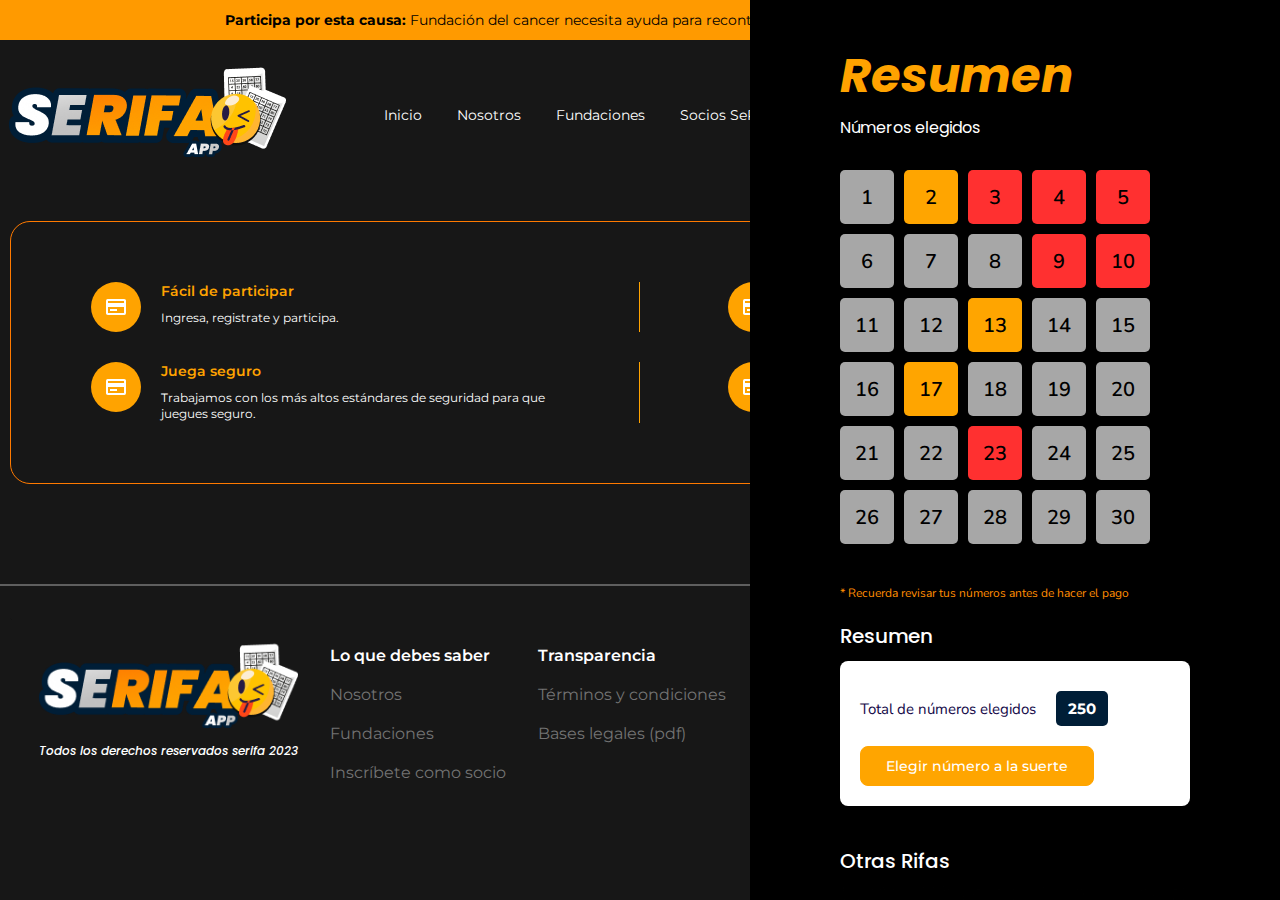
<file: resume.html>
<!DOCTYPE html>
<html lang="en">
<head>
    <meta charset="UTF-8">
    <meta name="viewport" content="width=device-width, initial-scale=1.0">
    <title>Serifa</title>
    <link rel="stylesheet" href="css/components/styles.css">
</head>
<body>
    <header class="Header">
        <div class="Header__topbar">
            <div class="container">
                <div class="Header__topbar--text">
                    <p><strong>Participa por esta causa:</strong> Fundación del cancer necesita ayuda para recontruir su centro de entretención para familias </p>
                </div>
            </div>
        </div>
        <div class="Header__bottom">
            <div class="container">
                <div class="Header__bottom--container">
                    <div class="Header__bottom--logo">
                        <img src="./images/serifa-logo.png" alt="main-logo">
                    </div>
                    <div class="Header__bottom--navbar">
                        <ul>
                            <li><a href="/">Inicio</a></li>
                            <li><a href="/about.html">Nosotros</a></li>
                            <li><a href="/foundations.html">Fundaciones</a></li>
                            <li><a href="/bePartner.html">Socios SeRifa</a></li>
                            <li><a href="#">Transparencia <img src="./images/nav-arrow-down.png" alt=""></a></li>
                        </ul>
                    </div>
                    <div class="Header__bottom--actions">
                        <div class="Header__bottom--actions-action">
                            <a href="/login.html">
                                <img src="./images/profile-icon.png" alt="">
                                <span>Login / Registro</span>
                            </a>
                        </div>
                        <div class="Header__bottom--actions-action">
                            <img src="./images/search-icon.png" alt="">
                        </div>
                        <div class="Header__bottom--actions-action">
                            <a href="#">
                                <img src="./images/cart-icon.png" alt="">
                                <span>1</span>
                            </a>
                        </div>
                    </div>
                </div>
            </div>
        </div>
    </header>
    <div class="Content">
        <div class="Content__resume">
            <div class="Content__resume--container">
                <div class="Content__resume--title">
                    <h2>Resumen</h2>
                </div>
                <div class="Content__resume--choosenNumbers">
                    <div class="Content__resume--choosenNumbers-title">
                        <p>Números elegidos</p>
                    </div>
                    <div class="Content__resume--choosenNumbers-table">
                        <div class="resume__choosenNumbers--table-number"><p>1</p></div>
                        <div class="resume__choosenNumbers--table-number chosenNumber"><p>2</p></div>
                        <div class="resume__choosenNumbers--table-number soldOutNumber"><p>3</p></div>
                        <div class="resume__choosenNumbers--table-number soldOutNumber"><p>4</p></div>
                        <div class="resume__choosenNumbers--table-number soldOutNumber"><p>5</p></div>
                        <div class="resume__choosenNumbers--table-number"><p>6</p></div>
                        <div class="resume__choosenNumbers--table-number"><p>7</p></div>
                        <div class="resume__choosenNumbers--table-number"><p>8</p></div>
                        <div class="resume__choosenNumbers--table-number soldOutNumber"><p>9</p></div>
                        <div class="resume__choosenNumbers--table-number soldOutNumber"><p>10</p></div>
                        <div class="resume__choosenNumbers--table-number"><p>11</p></div>
                        <div class="resume__choosenNumbers--table-number"><p>12</p></div>
                        <div class="resume__choosenNumbers--table-number chosenNumber"><p>13</p></div>
                        <div class="resume__choosenNumbers--table-number"><p>14</p></div>
                        <div class="resume__choosenNumbers--table-number"><p>15</p></div>
                        <div class="resume__choosenNumbers--table-number"><p>16</p></div>
                        <div class="resume__choosenNumbers--table-number chosenNumber"><p>17</p></div>
                        <div class="resume__choosenNumbers--table-number"><p>18</p></div>
                        <div class="resume__choosenNumbers--table-number"><p>19</p></div>
                        <div class="resume__choosenNumbers--table-number"><p>20</p></div>
                        <div class="resume__choosenNumbers--table-number"><p>21</p></div>
                        <div class="resume__choosenNumbers--table-number"><p>22</p></div>
                        <div class="resume__choosenNumbers--table-number soldOutNumber"><p>23</p></div>
                        <div class="resume__choosenNumbers--table-number"><p>24</p></div>
                        <div class="resume__choosenNumbers--table-number"><p>25</p></div>
                        <div class="resume__choosenNumbers--table-number"><p>26</p></div>
                        <div class="resume__choosenNumbers--table-number"><p>27</p></div>
                        <div class="resume__choosenNumbers--table-number"><p>28</p></div>
                        <div class="resume__choosenNumbers--table-number"><p>29</p></div>
                        <div class="resume__choosenNumbers--table-number"><p>30</p></div>
                        <div class="resume__choosenNumbers--table-number"><p>31</p></div>
                        <div class="resume__choosenNumbers--table-number"><p>32</p></div>
                        <div class="resume__choosenNumbers--table-number"><p>33</p></div>
                        <div class="resume__choosenNumbers--table-number"><p>34</p></div>
                        <div class="resume__choosenNumbers--table-number"><p>35</p></div>
                        <div class="resume__choosenNumbers--table-number"><p>36</p></div>
                        <div class="resume__choosenNumbers--table-number"><p>37</p></div>
                        <div class="resume__choosenNumbers--table-number"><p>38</p></div>
                        <div class="resume__choosenNumbers--table-number"><p>39</p></div>
                        <div class="resume__choosenNumbers--table-number"><p>40</p></div>
                        <div class="resume__choosenNumbers--table-number"><p>41</p></div>
                        <div class="resume__choosenNumbers--table-number"><p>42</p></div>
                        <div class="resume__choosenNumbers--table-number"><p>43</p></div>
                        <div class="resume__choosenNumbers--table-number"><p>44</p></div>
                        <div class="resume__choosenNumbers--table-number"><p>45</p></div>
                        <div class="resume__choosenNumbers--table-number"><p>46</p></div>
                        <div class="resume__choosenNumbers--table-number"><p>47</p></div>
                        <div class="resume__choosenNumbers--table-number"><p>48</p></div>
                        <div class="resume__choosenNumbers--table-number"><p>49</p></div>
                        <div class="resume__choosenNumbers--table-number"><p>50</p></div>
                        <div class="resume__choosenNumbers--table-number"><p>51</p></div>
                        <div class="resume__choosenNumbers--table-number"><p>52</p></div>
                        <div class="resume__choosenNumbers--table-number"><p>53</p></div>
                        <div class="resume__choosenNumbers--table-number"><p>54</p></div>
                        <div class="resume__choosenNumbers--table-number"><p>55</p></div>
                        <div class="resume__choosenNumbers--table-number"><p>56</p></div>
                        <div class="resume__choosenNumbers--table-number"><p>57</p></div>
                        <div class="resume__choosenNumbers--table-number"><p>58</p></div>
                        <div class="resume__choosenNumbers--table-number"><p>59</p></div>
                        <div class="resume__choosenNumbers--table-number"><p>60</p></div>
                    </div>
                </div>
                <div class="Content__resume--message">
                    <p>* Recuerda revisar tus números antes de hacer el pago</p>
                </div>
                <div class="Content__resume--totalNumbers">
                    <div class="Content__resume--totalNumbers-title">
                        <h4>Resumen</h4>
                    </div>
                    <div class="Content__resume--totalNumbers-table">
                        <div class="resume__totalNumbers--table-heading">
                            <p>Total de números elegidos <strong>250</strong></p>
                        </div>
                        <div class="resume__totalNumbers--table-button">
                            <button>Elegir número a la suerte</button>
                        </div>
                    </div>
                </div>
                <div class="Content__resume--otherRaffles">
                    <div class="Content__resume--otherRaffles-title">
                        <h4>Otras Rifas </h4>
                    </div>
                    <div class="Content__resume--otherRaffles-raffle">
                        <img src="./images/other-raffle-1.png" alt="">
                    </div>
                    <div class="Content__resume--otherRaffles-raffle">
                        <img src="./images/other-raffle-2.png" alt="">
                    </div>
                </div>
            </div>
        </div>
        <div class="Content__characteristics">
            <div class="container">
                <div class="Content__characteristics--container">
                    <div class="Content__characteristics--item">
                        <div class="Content__characteristics--icon">
                            <img src="./images/credit-card-icon.png" alt="">
                        </div>
                        <div class="Content__characteristics--details">
                            <div class="Content__characteristics--details-title">
                                <h4>Fácil de participar</h4>
                            </div>
                            <div class="Content__characteristics--details-description">
                                <p>Ingresa, registrate y participa.</p>
                            </div>
                        </div>
                    </div>
                    <div class="Content__characteristics--item">
                        <div class="Content__characteristics--icon">
                            <img src="./images/credit-card-icon.png" alt="">
                        </div>
                        <div class="Content__characteristics--details">
                            <div class="Content__characteristics--details-title">
                                <h4>Todo medio de pago</h4>
                            </div>
                            <div class="Content__characteristics--details-description">
                                <p>Contamos con una completa pasarela de pago.</p>
                            </div>
                        </div>
                    </div>
                    <div class="Content__characteristics--item">
                        <div class="Content__characteristics--icon">
                            <img src="./images/credit-card-icon.png" alt="">
                        </div>
                        <div class="Content__characteristics--details">
                            <div class="Content__characteristics--details-title">
                                <h4>Juega seguro</h4>
                            </div>
                            <div class="Content__characteristics--details-description">
                                <p>Trabajamos con los más altos estándares de seguridad para que juegues seguro.</p>
                            </div>
                        </div>
                    </div>
                    <div class="Content__characteristics--item">
                        <div class="Content__characteristics--icon">
                            <img src="./images/credit-card-icon.png" alt="">
                        </div>
                        <div class="Content__characteristics--details">
                            <div class="Content__characteristics--details-title">
                                <h4>Todo tipo de productos</h4>
                            </div>
                            <div class="Content__characteristics--details-description">
                                <p>Puedes encontrar, productos nuevos como usados.</p>
                            </div>
                        </div>
                    </div>
                </div>
            </div>
        </div>
    </div>
    <footer class="Footer">
        <div class="container">
            <div class="Footer__container">
                <div class="Footer__logo">
                    <img src="./images/serifa-logo.png" alt="">
                    <p>Todos los derechos reservados serifa 2023</p>
                </div>
                <div class="Footer__item">
                    <h4>Lo que debes saber</h4>
                    <ul>
                        <li><a href="#">Nosotros</a></li>
                        <li><a href="#">Fundaciones</a></li>
                        <li><a href="#">Inscríbete como socio</a></li>
                    </ul>
                </div>
                <div class="Footer__item">
                    <h4>Transparencia</h4>
                    <ul>
                        <li><a href="#">Términos y condiciones</a></li>
                        <li><a href="#">Bases legales (pdf)</a></li>
                    </ul>
                </div>
                <div class="Footer__item">
                    <h4>Contáctanos</h4>
                    <ul>
                        <li><a href="tel:+564805550103"><img src="./images/phone-icon.png" alt=""> (480) 555-0103</a></li>
                        <li><a href="#"><img src="./images/address-icon.png" alt=""> 4517 Washington Ave. Manchester, Kentucky 39495</a></li>
                        <li><a href="mailto:seriga@example.com"><img src="./images/envelope-icon.png" alt=""> seriga@example.com</a></li>
                    </ul>
                </div>
                <div class="Footer__item">
                    <h4>Medios de pago</h4>
                    <ul>
                        <li><img src="./images/mastercard.png" alt=""></li>
                        <li><img src="./images/visa.png" alt=""></li>
                    </ul>
                </div>
            </div>
        </div>
    </footer>
</body>
</html>
</file>
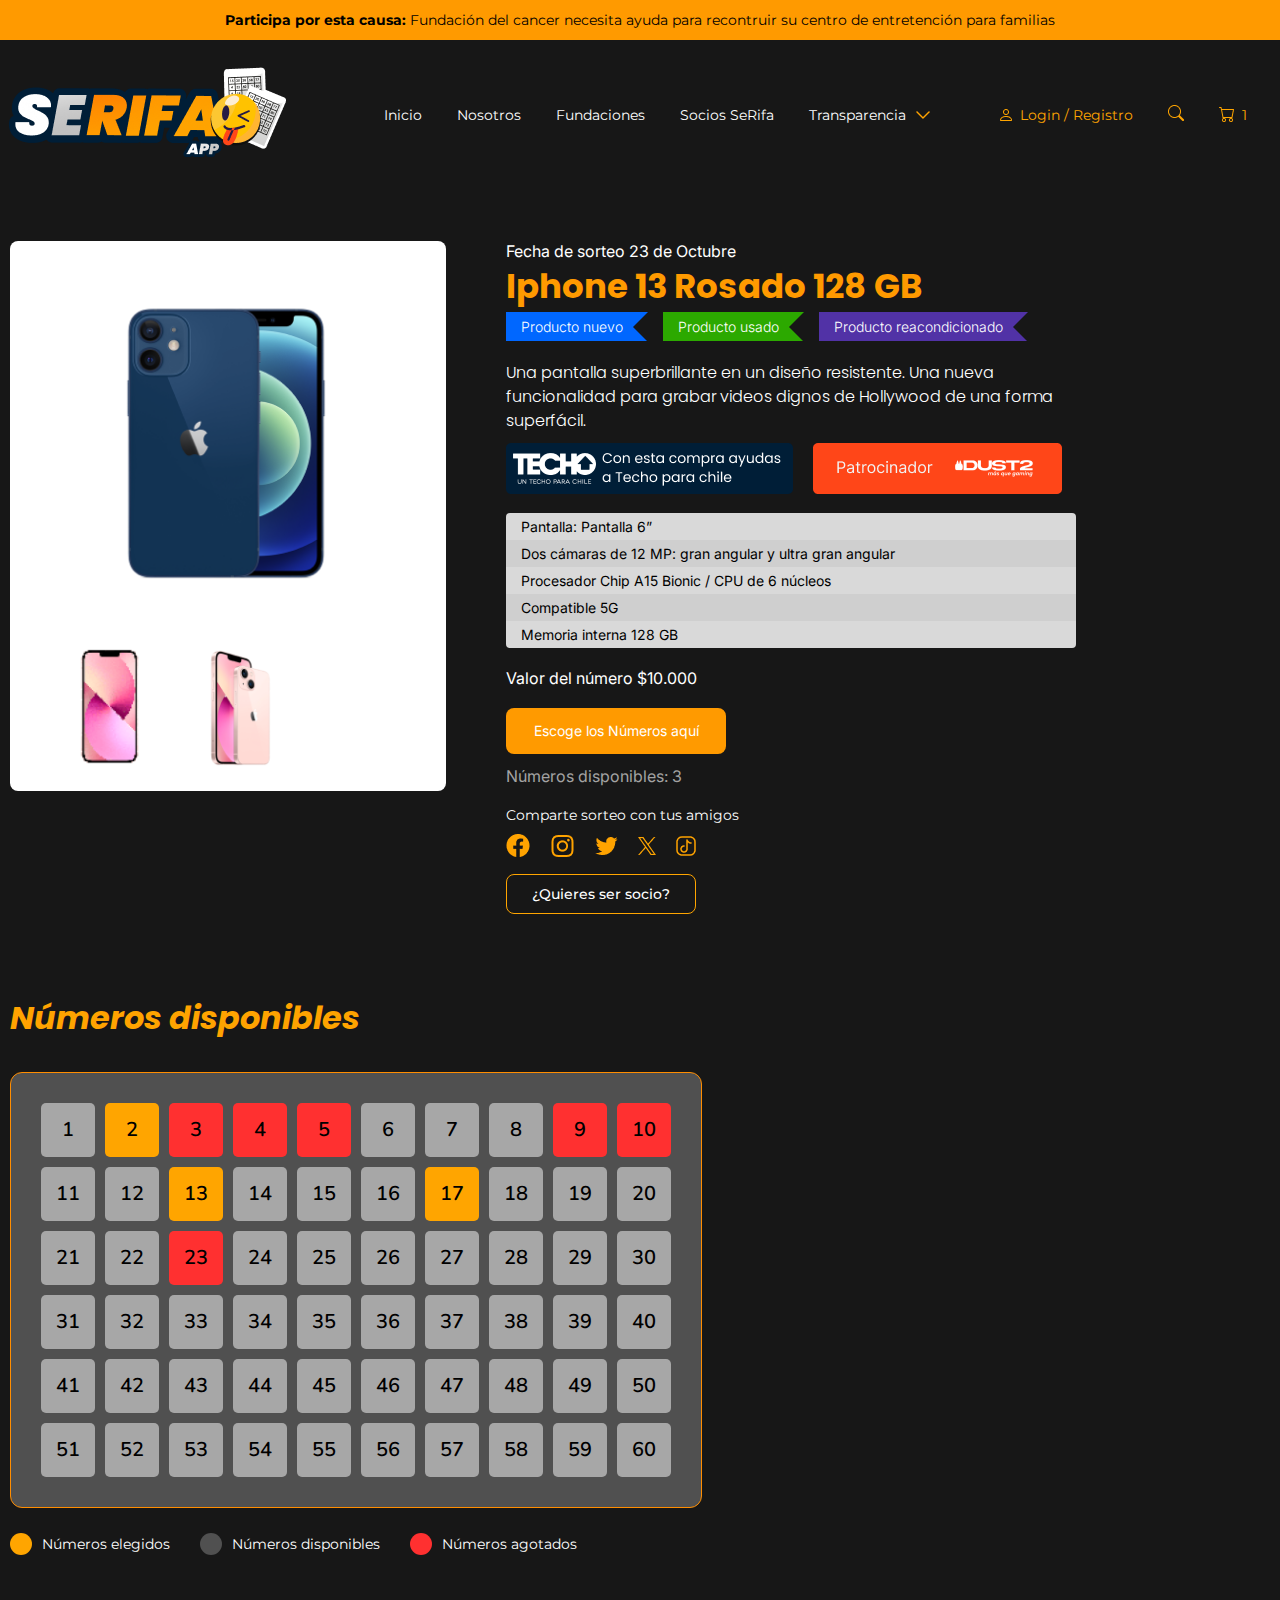
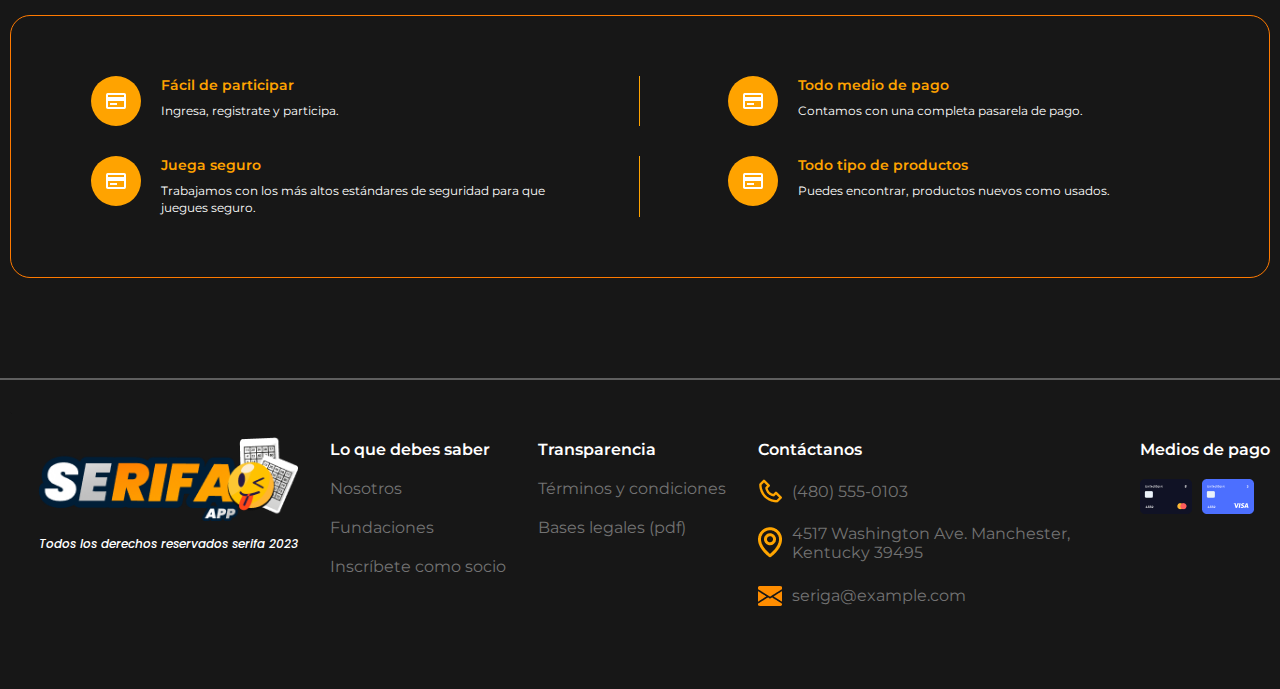
<file: singleRaffle.html>
<!DOCTYPE html>
<html lang="en">
<head>
    <meta charset="UTF-8">
    <meta name="viewport" content="width=device-width, initial-scale=1.0">
    <title>Serifa</title>
    <link rel="stylesheet" href="css/components/styles.css">
</head>
<body>
    <header class="Header">
        <div class="Header__topbar">
            <div class="container">
                <div class="Header__topbar--text">
                    <p><strong>Participa por esta causa:</strong> Fundación del cancer necesita ayuda para recontruir su centro de entretención para familias </p>
                </div>
            </div>
        </div>
        <div class="Header__bottom">
            <div class="container">
                <div class="Header__bottom--container">
                    <div class="Header__bottom--logo">
                        <img src="./images/serifa-logo.png" alt="main-logo">
                    </div>
                    <div class="Header__bottom--navbar">
                        <ul>
                            <li><a href="/">Inicio</a></li>
                            <li><a href="/about.html">Nosotros</a></li>
                            <li><a href="/foundations.html">Fundaciones</a></li>
                            <li><a href="/bePartner.html">Socios SeRifa</a></li>
                            <li><a href="#">Transparencia <img src="./images/nav-arrow-down.png" alt=""></a></li>
                        </ul>
                    </div>
                    <div class="Header__bottom--actions">
                        <div class="Header__bottom--actions-action">
                            <a href="/login.html">
                                <img src="./images/profile-icon.png" alt="">
                                <span>Login / Registro</span>
                            </a>
                        </div>
                        <div class="Header__bottom--actions-action">
                            <img src="./images/search-icon.png" alt="">
                        </div>
                        <div class="Header__bottom--actions-action">
                            <a href="#">
                                <img src="./images/cart-icon.png" alt="">
                                <span>1</span>
                            </a>
                        </div>
                    </div>
                </div>
            </div>
        </div>
    </header>
    <div class="Content">
        <div class="Content__productDetails">
            <div class="container">
                <div class="Content__productDetails--container">
                    <div class="Content__productDetails--banner">
                        <div class="Content__productDetails--mainImage">
                            <img src="./images/raffle-image.png" alt="">
                        </div>
                        <div class="Content__productDetails--gallery">
                            <div class="Content__productDetails--gallery-image">
                                <img src="./images/gallery-prod-1.png" alt="">
                            </div>
                            <div class="Content__productDetails--gallery-image">
                                <img src="./images/gallery-prod-2.png" alt="">
                            </div>
                        </div>
                    </div>
                    <div class="Content__productDetails--details">
                        <div class="Content__productDetails--date">
                            <p>Fecha de sorteo 23 de Octubre</p>
                        </div>
                        <div class="Content__productDetails--name">
                            <h2>Iphone 13 Rosado 128 GB </h2>
                        </div>
                        <div class="Content__productDetails--tags">
                            <div class="Content__productDetails--tags-tag newProduct">
                                <p>Producto nuevo</p>
                            </div>
                            <div class="Content__productDetails--tags-tag usedProduct">
                                <p>Producto usado</p>
                            </div>
                            <div class="Content__productDetails--tags-tag reconditionedProduct">
                                <p>Producto reacondicionado</p>
                            </div>
                        </div>
                        <div class="Content__productDetails--description">
                            <p>Una pantalla superbrillante en un diseño resistente. Una nueva funcionalidad para grabar videos dignos de Hollywood de una forma superfácil.</p>
                        </div>
                        <div class="Content__productDetails--foundations">
                            <div class="Content__productDetails--foundations-foundation">
                                <img src="./images/techo-icon.png" alt="">
                            </div>
                            <div class="Content__productDetails--foundations-foundation">
                                <img src="./images/dust2-partner-icon.png" alt="">
                            </div>
                        </div>
                        <div class="Content__productDetails--specs">
                            <div class="Content__productDetails--specs-spec">
                                <p>Pantalla: Pantalla 6”</p>
                            </div>
                            <div class="Content__productDetails--specs-spec">
                                <p>Dos cámaras de 12 MP: gran angular y ultra gran angular</p>
                            </div>
                            <div class="Content__productDetails--specs-spec">
                                <p>Procesador Chip A15 Bionic /  CPU de 6 núcleos </p>
                            </div>
                            <div class="Content__productDetails--specs-spec">
                                <p>Compatible 5G</p>
                            </div>
                            <div class="Content__productDetails--specs-spec">
                                <p>Memoria interna 128 GB</p>
                            </div>
                        </div>
                        <div class="Content__productDetails--numberAmount">
                            <p>Valor del número $10.000</p>
                        </div>
                        <div class="Content__productDetails--chooseNumbers">
                            <button>Escoge los Números aquí</button>
                        </div>
                        <div class="Content__productDetails--availableNumbers">
                            <p>Números disponibles: 3</p>
                        </div>
                        <div class="Content__productDetails--share">
                            <div class="Content__productDetails--share-title">
                                <h4>Comparte sorteo con tus amigos</h4>
                            </div>
                            <div class="Content__productDetails--share-icons">
                                <div class="productDetails__share--icons-icon">
                                    <img src="./images/facebook-icon.png" alt="">
                                </div>
                                <div class="productDetails__share--icons-icon">
                                    <img src="./images/instagram-icon.png" alt="">
                                </div>
                                <div class="productDetails__share--icons-icon">
                                    <img src="./images/twitter-icon.png" alt="">
                                </div>
                                <div class="productDetails__share--icons-icon">
                                    <img src="./images/x-twittter-icon.png" alt="">
                                </div>
                                <div class="productDetails__share--icons-icon">
                                    <img src="./images/tiktok-icon.png" alt="">
                                </div>
                            </div>
                        </div>
                        <div class="Content__productDetails--bePartner">
                            <button>¿Quieres ser socio?</button>
                        </div>
                    </div>
                </div>
            </div>
        </div>
        <div class="Content__availableNumbers">
            <div class="container">
                <div class="Content__availableNumbers--container">
                    <div class="Content__availableNumbers--title">
                        <h2>Números disponibles</h2>
                    </div>
                    <div class="Content__availableNumbers--table">
                        <div class="Content__availableNumbers--table-number"><p>1</p></div>
                        <div class="Content__availableNumbers--table-number chosenNumber"><p>2</p></div>
                        <div class="Content__availableNumbers--table-number soldOutNumber"><p>3</p></div>
                        <div class="Content__availableNumbers--table-number soldOutNumber"><p>4</p></div>
                        <div class="Content__availableNumbers--table-number soldOutNumber"><p>5</p></div>
                        <div class="Content__availableNumbers--table-number"><p>6</p></div>
                        <div class="Content__availableNumbers--table-number"><p>7</p></div>
                        <div class="Content__availableNumbers--table-number"><p>8</p></div>
                        <div class="Content__availableNumbers--table-number soldOutNumber"><p>9</p></div>
                        <div class="Content__availableNumbers--table-number soldOutNumber"><p>10</p></div>
                        <div class="Content__availableNumbers--table-number"><p>11</p></div>
                        <div class="Content__availableNumbers--table-number"><p>12</p></div>
                        <div class="Content__availableNumbers--table-number chosenNumber"><p>13</p></div>
                        <div class="Content__availableNumbers--table-number"><p>14</p></div>
                        <div class="Content__availableNumbers--table-number"><p>15</p></div>
                        <div class="Content__availableNumbers--table-number"><p>16</p></div>
                        <div class="Content__availableNumbers--table-number chosenNumber"><p>17</p></div>
                        <div class="Content__availableNumbers--table-number"><p>18</p></div>
                        <div class="Content__availableNumbers--table-number"><p>19</p></div>
                        <div class="Content__availableNumbers--table-number"><p>20</p></div>
                        <div class="Content__availableNumbers--table-number"><p>21</p></div>
                        <div class="Content__availableNumbers--table-number"><p>22</p></div>
                        <div class="Content__availableNumbers--table-number soldOutNumber"><p>23</p></div>
                        <div class="Content__availableNumbers--table-number"><p>24</p></div>
                        <div class="Content__availableNumbers--table-number"><p>25</p></div>
                        <div class="Content__availableNumbers--table-number"><p>26</p></div>
                        <div class="Content__availableNumbers--table-number"><p>27</p></div>
                        <div class="Content__availableNumbers--table-number"><p>28</p></div>
                        <div class="Content__availableNumbers--table-number"><p>29</p></div>
                        <div class="Content__availableNumbers--table-number"><p>30</p></div>
                        <div class="Content__availableNumbers--table-number"><p>31</p></div>
                        <div class="Content__availableNumbers--table-number"><p>32</p></div>
                        <div class="Content__availableNumbers--table-number"><p>33</p></div>
                        <div class="Content__availableNumbers--table-number"><p>34</p></div>
                        <div class="Content__availableNumbers--table-number"><p>35</p></div>
                        <div class="Content__availableNumbers--table-number"><p>36</p></div>
                        <div class="Content__availableNumbers--table-number"><p>37</p></div>
                        <div class="Content__availableNumbers--table-number"><p>38</p></div>
                        <div class="Content__availableNumbers--table-number"><p>39</p></div>
                        <div class="Content__availableNumbers--table-number"><p>40</p></div>
                        <div class="Content__availableNumbers--table-number"><p>41</p></div>
                        <div class="Content__availableNumbers--table-number"><p>42</p></div>
                        <div class="Content__availableNumbers--table-number"><p>43</p></div>
                        <div class="Content__availableNumbers--table-number"><p>44</p></div>
                        <div class="Content__availableNumbers--table-number"><p>45</p></div>
                        <div class="Content__availableNumbers--table-number"><p>46</p></div>
                        <div class="Content__availableNumbers--table-number"><p>47</p></div>
                        <div class="Content__availableNumbers--table-number"><p>48</p></div>
                        <div class="Content__availableNumbers--table-number"><p>49</p></div>
                        <div class="Content__availableNumbers--table-number"><p>50</p></div>
                        <div class="Content__availableNumbers--table-number"><p>51</p></div>
                        <div class="Content__availableNumbers--table-number"><p>52</p></div>
                        <div class="Content__availableNumbers--table-number"><p>53</p></div>
                        <div class="Content__availableNumbers--table-number"><p>54</p></div>
                        <div class="Content__availableNumbers--table-number"><p>55</p></div>
                        <div class="Content__availableNumbers--table-number"><p>56</p></div>
                        <div class="Content__availableNumbers--table-number"><p>57</p></div>
                        <div class="Content__availableNumbers--table-number"><p>58</p></div>
                        <div class="Content__availableNumbers--table-number"><p>59</p></div>
                        <div class="Content__availableNumbers--table-number"><p>60</p></div>
                    </div>
                    <div class="Content__availableNumbers--meanings">
                        <div class="Content__availableNumbers--meanings-meaning">
                            <div class="availableNumbers__meanings--meaning-icon chosenNumber"></div>
                            <div class="availableNumbers__meanings--meaning-text">
                                <span>Números elegidos</span>
                            </div>
                        </div>
                        <div class="Content__availableNumbers--meanings-meaning">
                            <div class="availableNumbers__meanings--meaning-icon"></div>
                            <div class="availableNumbers__meanings--meaning-text">
                                <span>Números disponibles</span>
                            </div>
                        </div>
                        <div class="Content__availableNumbers--meanings-meaning">
                            <div class="availableNumbers__meanings--meaning-icon soldOutNumber"></div>
                            <div class="availableNumbers__meanings--meaning-text">
                                <span>Números agotados</span>
                            </div>
                        </div>
                    </div>
                </div>
            </div>
        </div>
        <div class="Content__characteristics">
            <div class="container">
                <div class="Content__characteristics--container">
                    <div class="Content__characteristics--item">
                        <div class="Content__characteristics--icon">
                            <img src="./images/credit-card-icon.png" alt="">
                        </div>
                        <div class="Content__characteristics--details">
                            <div class="Content__characteristics--details-title">
                                <h4>Fácil de participar</h4>
                            </div>
                            <div class="Content__characteristics--details-description">
                                <p>Ingresa, registrate y participa.</p>
                            </div>
                        </div>
                    </div>
                    <div class="Content__characteristics--item">
                        <div class="Content__characteristics--icon">
                            <img src="./images/credit-card-icon.png" alt="">
                        </div>
                        <div class="Content__characteristics--details">
                            <div class="Content__characteristics--details-title">
                                <h4>Todo medio de pago</h4>
                            </div>
                            <div class="Content__characteristics--details-description">
                                <p>Contamos con una completa pasarela de pago.</p>
                            </div>
                        </div>
                    </div>
                    <div class="Content__characteristics--item">
                        <div class="Content__characteristics--icon">
                            <img src="./images/credit-card-icon.png" alt="">
                        </div>
                        <div class="Content__characteristics--details">
                            <div class="Content__characteristics--details-title">
                                <h4>Juega seguro</h4>
                            </div>
                            <div class="Content__characteristics--details-description">
                                <p>Trabajamos con los más altos estándares de seguridad para que juegues seguro.</p>
                            </div>
                        </div>
                    </div>
                    <div class="Content__characteristics--item">
                        <div class="Content__characteristics--icon">
                            <img src="./images/credit-card-icon.png" alt="">
                        </div>
                        <div class="Content__characteristics--details">
                            <div class="Content__characteristics--details-title">
                                <h4>Todo tipo de productos</h4>
                            </div>
                            <div class="Content__characteristics--details-description">
                                <p>Puedes encontrar, productos nuevos como usados.</p>
                            </div>
                        </div>
                    </div>
                </div>
            </div>
        </div>
    </div>
    <footer class="Footer">
        <div class="container">
            <div class="Footer__container">
                <div class="Footer__logo">
                    <img src="./images/serifa-logo.png" alt="">
                    <p>Todos los derechos reservados serifa 2023</p>
                </div>
                <div class="Footer__item">
                    <h4>Lo que debes saber</h4>
                    <ul>
                        <li><a href="#">Nosotros</a></li>
                        <li><a href="#">Fundaciones</a></li>
                        <li><a href="#">Inscríbete como socio</a></li>
                    </ul>
                </div>
                <div class="Footer__item">
                    <h4>Transparencia</h4>
                    <ul>
                        <li><a href="#">Términos y condiciones</a></li>
                        <li><a href="#">Bases legales (pdf)</a></li>
                    </ul>
                </div>
                <div class="Footer__item">
                    <h4>Contáctanos</h4>
                    <ul>
                        <li><a href="tel:+564805550103"><img src="./images/phone-icon.png" alt=""> (480) 555-0103</a></li>
                        <li><a href="#"><img src="./images/address-icon.png" alt=""> 4517 Washington Ave. Manchester, Kentucky 39495</a></li>
                        <li><a href="mailto:seriga@example.com"><img src="./images/envelope-icon.png" alt=""> seriga@example.com</a></li>
                    </ul>
                </div>
                <div class="Footer__item">
                    <h4>Medios de pago</h4>
                    <ul>
                        <li><img src="./images/mastercard.png" alt=""></li>
                        <li><img src="./images/visa.png" alt=""></li>
                    </ul>
                </div>
            </div>
        </div>
    </footer>
</body>
</html>
</file>
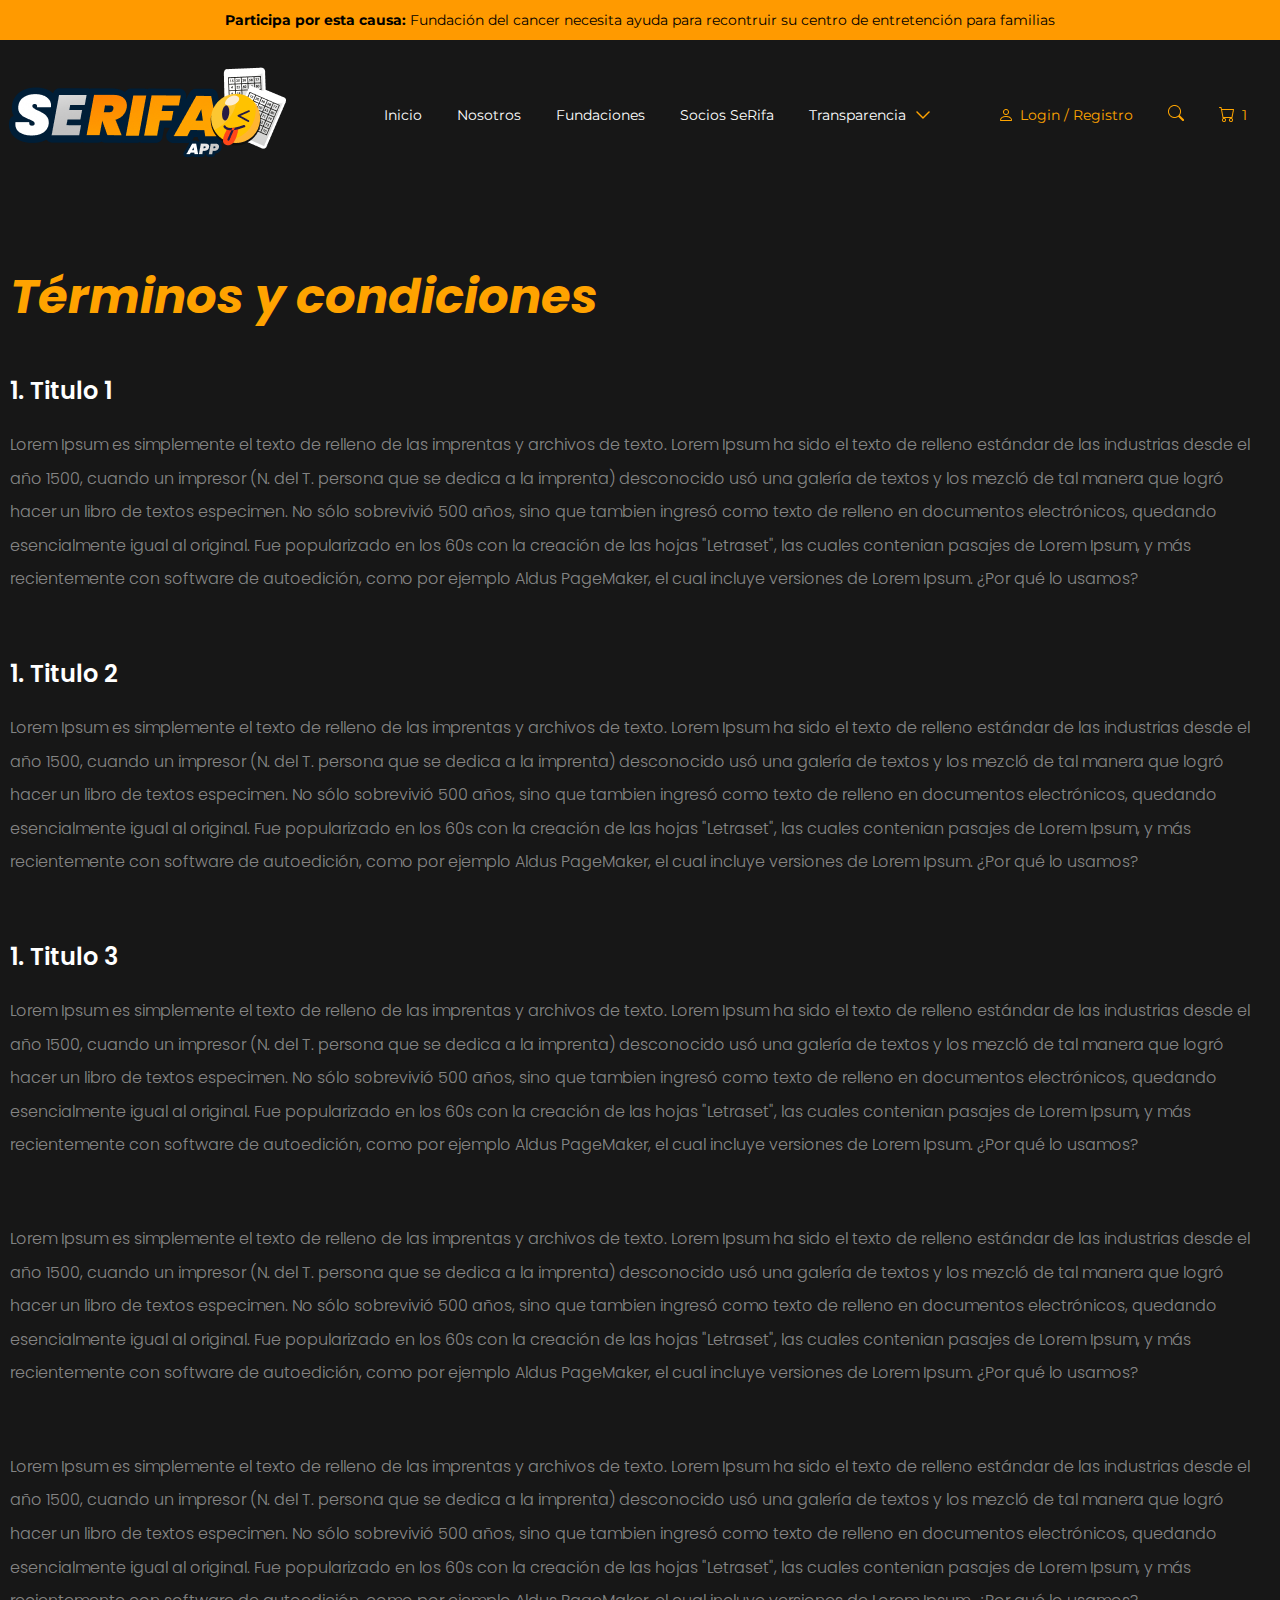
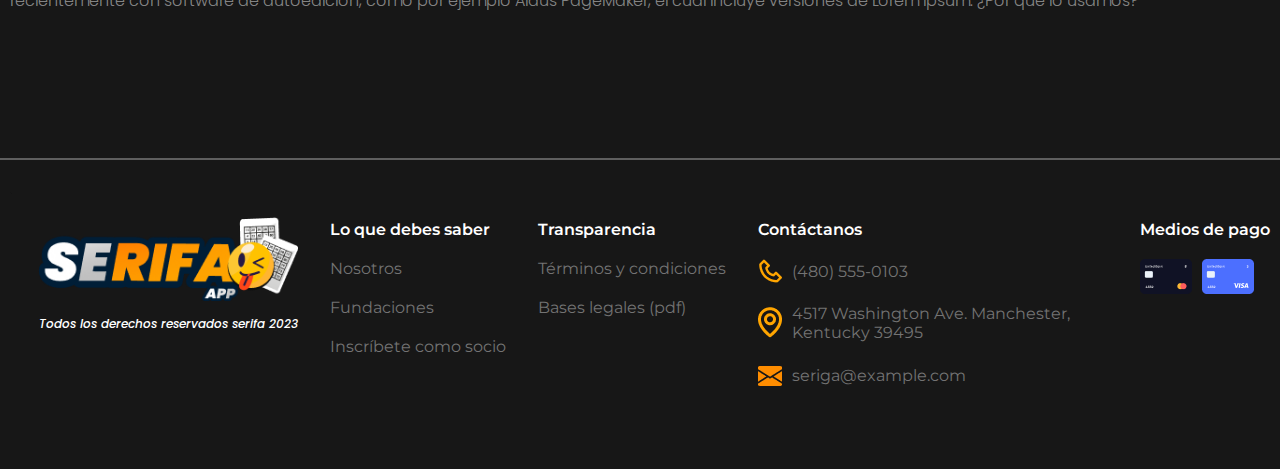
<file: termsAndConditions.html>
<!DOCTYPE html>
<html lang="en">
<head>
    <meta charset="UTF-8">
    <meta name="viewport" content="width=device-width, initial-scale=1.0">
    <title>Serifa</title>
    <link rel="stylesheet" href="css/components/styles.css">
</head>
<body>
    <header class="Header">
        <div class="Header__topbar">
            <div class="container">
                <div class="Header__topbar--text">
                    <p><strong>Participa por esta causa:</strong> Fundación del cancer necesita ayuda para recontruir su centro de entretención para familias </p>
                </div>
            </div>
        </div>
        <div class="Header__bottom">
            <div class="container">
                <div class="Header__bottom--container">
                    <div class="Header__bottom--logo">
                        <img src="./images/serifa-logo.png" alt="main-logo">
                    </div>
                    <div class="Header__bottom--navbar">
                        <ul>
                            <li><a href="/">Inicio</a></li>
                            <li><a href="/about.html">Nosotros</a></li>
                            <li><a href="/foundations.html">Fundaciones</a></li>
                            <li><a href="/bePartner.html">Socios SeRifa</a></li>
                            <li><a href="#">Transparencia <img src="./images/nav-arrow-down.png" alt=""></a></li>
                        </ul>
                    </div>
                    <div class="Header__bottom--actions">
                        <div class="Header__bottom--actions-action">
                            <a href="/login.html">
                                <img src="./images/profile-icon.png" alt="">
                                <span>Login / Registro</span>
                            </a>
                        </div>
                        <div class="Header__bottom--actions-action">
                            <img src="./images/search-icon.png" alt="">
                        </div>
                        <div class="Header__bottom--actions-action">
                            <a href="#">
                                <img src="./images/cart-icon.png" alt="">
                                <span>1</span>
                            </a>
                        </div>
                    </div>
                </div>
            </div>
        </div>
    </header>
    <div class="Content">
        <div class="Content__termsAndConditions">
            <div class="container">
                <div class="Content__termsAndConditions--container">
                    <div class="Content__termsAndConditions--title">
                        <h2>Términos y condiciones </h2>
                    </div>
                    <div class="Content__termsAndConditions--term">
                        <div class="Content__termsAndConditions--term-title">
                            <h4>1. Titulo 1</h4>
                        </div>
                        <div class="Content__termsAndConditions--term-text">
                            <p>Lorem Ipsum es simplemente el texto de relleno de las imprentas y archivos de texto. Lorem Ipsum ha sido el texto de relleno estándar de las industrias desde el año 1500, cuando un impresor (N. del T. persona que se dedica a la imprenta) desconocido usó una galería de textos y los mezcló de tal manera que logró hacer un libro de textos especimen. No sólo sobrevivió 500 años, sino que tambien ingresó como texto de relleno en documentos electrónicos, quedando esencialmente igual al original. Fue popularizado en los 60s con la creación de las hojas "Letraset", las cuales contenian pasajes de Lorem Ipsum, y más recientemente con software de autoedición, como por ejemplo Aldus PageMaker, el cual incluye versiones de Lorem Ipsum. ¿Por qué lo usamos?</p>
                        </div>
                    </div>
                    <div class="Content__termsAndConditions--term">
                        <div class="Content__termsAndConditions--term-title">
                            <h4>1. Titulo 2</h4>
                        </div>
                        <div class="Content__termsAndConditions--term-text">
                            <p>Lorem Ipsum es simplemente el texto de relleno de las imprentas y archivos de texto. Lorem Ipsum ha sido el texto de relleno estándar de las industrias desde el año 1500, cuando un impresor (N. del T. persona que se dedica a la imprenta) desconocido usó una galería de textos y los mezcló de tal manera que logró hacer un libro de textos especimen. No sólo sobrevivió 500 años, sino que tambien ingresó como texto de relleno en documentos electrónicos, quedando esencialmente igual al original. Fue popularizado en los 60s con la creación de las hojas "Letraset", las cuales contenian pasajes de Lorem Ipsum, y más recientemente con software de autoedición, como por ejemplo Aldus PageMaker, el cual incluye versiones de Lorem Ipsum. ¿Por qué lo usamos?</p>
                        </div>
                    </div>
                    <div class="Content__termsAndConditions--term">
                        <div class="Content__termsAndConditions--term-title">
                            <h4>1. Titulo 3</h4>
                        </div>
                        <div class="Content__termsAndConditions--term-text">
                            <p>Lorem Ipsum es simplemente el texto de relleno de las imprentas y archivos de texto. Lorem Ipsum ha sido el texto de relleno estándar de las industrias desde el año 1500, cuando un impresor (N. del T. persona que se dedica a la imprenta) desconocido usó una galería de textos y los mezcló de tal manera que logró hacer un libro de textos especimen. No sólo sobrevivió 500 años, sino que tambien ingresó como texto de relleno en documentos electrónicos, quedando esencialmente igual al original. Fue popularizado en los 60s con la creación de las hojas "Letraset", las cuales contenian pasajes de Lorem Ipsum, y más recientemente con software de autoedición, como por ejemplo Aldus PageMaker, el cual incluye versiones de Lorem Ipsum. ¿Por qué lo usamos?</p>
                            <p>Lorem Ipsum es simplemente el texto de relleno de las imprentas y archivos de texto. Lorem Ipsum ha sido el texto de relleno estándar de las industrias desde el año 1500, cuando un impresor (N. del T. persona que se dedica a la imprenta) desconocido usó una galería de textos y los mezcló de tal manera que logró hacer un libro de textos especimen. No sólo sobrevivió 500 años, sino que tambien ingresó como texto de relleno en documentos electrónicos, quedando esencialmente igual al original. Fue popularizado en los 60s con la creación de las hojas "Letraset", las cuales contenian pasajes de Lorem Ipsum, y más recientemente con software de autoedición, como por ejemplo Aldus PageMaker, el cual incluye versiones de Lorem Ipsum. ¿Por qué lo usamos?</p>
                            <p>Lorem Ipsum es simplemente el texto de relleno de las imprentas y archivos de texto. Lorem Ipsum ha sido el texto de relleno estándar de las industrias desde el año 1500, cuando un impresor (N. del T. persona que se dedica a la imprenta) desconocido usó una galería de textos y los mezcló de tal manera que logró hacer un libro de textos especimen. No sólo sobrevivió 500 años, sino que tambien ingresó como texto de relleno en documentos electrónicos, quedando esencialmente igual al original. Fue popularizado en los 60s con la creación de las hojas "Letraset", las cuales contenian pasajes de Lorem Ipsum, y más recientemente con software de autoedición, como por ejemplo Aldus PageMaker, el cual incluye versiones de Lorem Ipsum. ¿Por qué lo usamos?</p>
                        </div>
                    </div>
                </div>
            </div>
        </div>
    </div>
    <footer class="Footer">
        <div class="container">
            <div class="Footer__container">
                <div class="Footer__logo">
                    <img src="./images/serifa-logo.png" alt="">
                    <p>Todos los derechos reservados serifa 2023</p>
                </div>
                <div class="Footer__item">
                    <h4>Lo que debes saber</h4>
                    <ul>
                        <li><a href="#">Nosotros</a></li>
                        <li><a href="#">Fundaciones</a></li>
                        <li><a href="#">Inscríbete como socio</a></li>
                    </ul>
                </div>
                <div class="Footer__item">
                    <h4>Transparencia</h4>
                    <ul>
                        <li><a href="#">Términos y condiciones</a></li>
                        <li><a href="#">Bases legales (pdf)</a></li>
                    </ul>
                </div>
                <div class="Footer__item">
                    <h4>Contáctanos</h4>
                    <ul>
                        <li><a href="tel:+564805550103"><img src="./images/phone-icon.png" alt=""> (480) 555-0103</a></li>
                        <li><a href="#"><img src="./images/address-icon.png" alt=""> 4517 Washington Ave. Manchester, Kentucky 39495</a></li>
                        <li><a href="mailto:seriga@example.com"><img src="./images/envelope-icon.png" alt=""> seriga@example.com</a></li>
                    </ul>
                </div>
                <div class="Footer__item">
                    <h4>Medios de pago</h4>
                    <ul>
                        <li><img src="./images/mastercard.png" alt=""></li>
                        <li><img src="./images/visa.png" alt=""></li>
                    </ul>
                </div>
            </div>
        </div>
    </footer>
</body>
</html>
</file>
<file: css/components/styles.css>
@import url('https://fonts.googleapis.com/css2?family=Inter:wght@100;200;300;400;500;600;700;800;900&family=Montserrat:ital,wght@0,100;0,200;0,300;0,400;0,500;0,600;0,700;0,800;0,900;1,100;1,200;1,300;1,400;1,500;1,600;1,700;1,800;1,900&family=Mulish:ital,wght@0,200;0,300;0,400;0,500;0,600;0,700;0,800;0,900;0,1000;1,200;1,300;1,400;1,500;1,600;1,700;1,800;1,900;1,1000&family=Nunito+Sans:ital,opsz,wght@0,6..12,200;0,6..12,300;0,6..12,400;0,6..12,500;0,6..12,600;0,6..12,700;0,6..12,800;0,6..12,900;0,6..12,1000;1,6..12,200;1,6..12,300;1,6..12,400;1,6..12,500;1,6..12,600;1,6..12,700;1,6..12,800;1,6..12,900;1,6..12,1000&family=Nunito:ital,wght@0,200;0,300;0,400;0,500;0,600;0,700;0,800;0,900;0,1000;1,200;1,300;1,400;1,500;1,600;1,700;1,800;1,900;1,1000&family=Open+Sans:ital,wght@0,300;0,400;0,500;0,600;0,700;0,800;1,300;1,400;1,500;1,600;1,700;1,800&family=Poppins:ital,wght@0,100;0,200;0,300;0,400;0,500;0,600;0,700;0,800;0,900;1,100;1,200;1,300;1,400;1,500;1,600;1,700;1,800;1,900&family=Raleway:ital,wght@0,100;0,200;0,300;0,400;0,500;0,600;0,700;0,800;0,900;1,100;1,200;1,300;1,400;1,500;1,600;1,700;1,800;1,900&family=Roboto:ital,wght@0,100;0,300;0,400;0,500;0,700;0,900;1,100;1,300;1,400;1,500;1,700;1,900&display=swap');
@import url('./Header.css');
@import url('./Login/Login.css');
@import url('./Home/Home.css');
@import url('./SingleRaffle/SingleRaffle.css');
@import url('./TermsAndConditions/TermsAndConditions.css');
@import url('./Foundations/Foundations.css');
@import url('./BePartner/BePartner.css');
@import url('./About/About.css');
@import url('./Resume.css');
@import url('./Footer.css');
:root {
    --bgPrimary: #171717;
    --themeSecundary: #E4ECF7;
    --topBarYellow: #FF9A00;
    --textYellow: #FFA500;
    --buttonYellow: #FFA300;
    --borderRaffleYellow: #FF7A00;
    --separatorGray: #9A9AB0;
    --footerBorder: #5F5F5F;
    --footerText: #737373;
    --textProductCardGray: #949494;
    --dateTextProductGray: #F2F2F2;
    --numberTextProduct: #505780;
    --newProductBG: #0067FF;
    --usedProductBG: #2CA900;
    --reconditionedProductBG: #5132A6;
    --specsOddBG: #D9D9D9;
    --specsPairBG: #CFCFCF;
    --availableNumbersColor: #A3A3A3;
    --tableAvailableBG: #505050;
    --tableAvailableBorder: #FF8D00;
    --availableNumberBG: #A7A7A7;
    --soldOutNumberBG: #FF3030;
    --resumeBlueText: #130847;
    --resumeCounterBlueBG: #001E37;
    --termPoliticsText: #ffffff7c;
    --sloganFoundations: #A2A2A2;
}
* {
    margin: 0;
    padding: 0;
    font-family: 'Montserrat', sans-serif;
}
html {
    background-color: var(--bgPrimary);
}
a {
    text-decoration: none;
    color: inherit;
}
ul {
    list-style: none;
}
input, select, button, textarea {
    outline: none;
}
.container {
    max-width: 1400px;
    margin: 0 auto;
    padding: 0px 10px;
    box-sizing: border-box;
}
</file>
